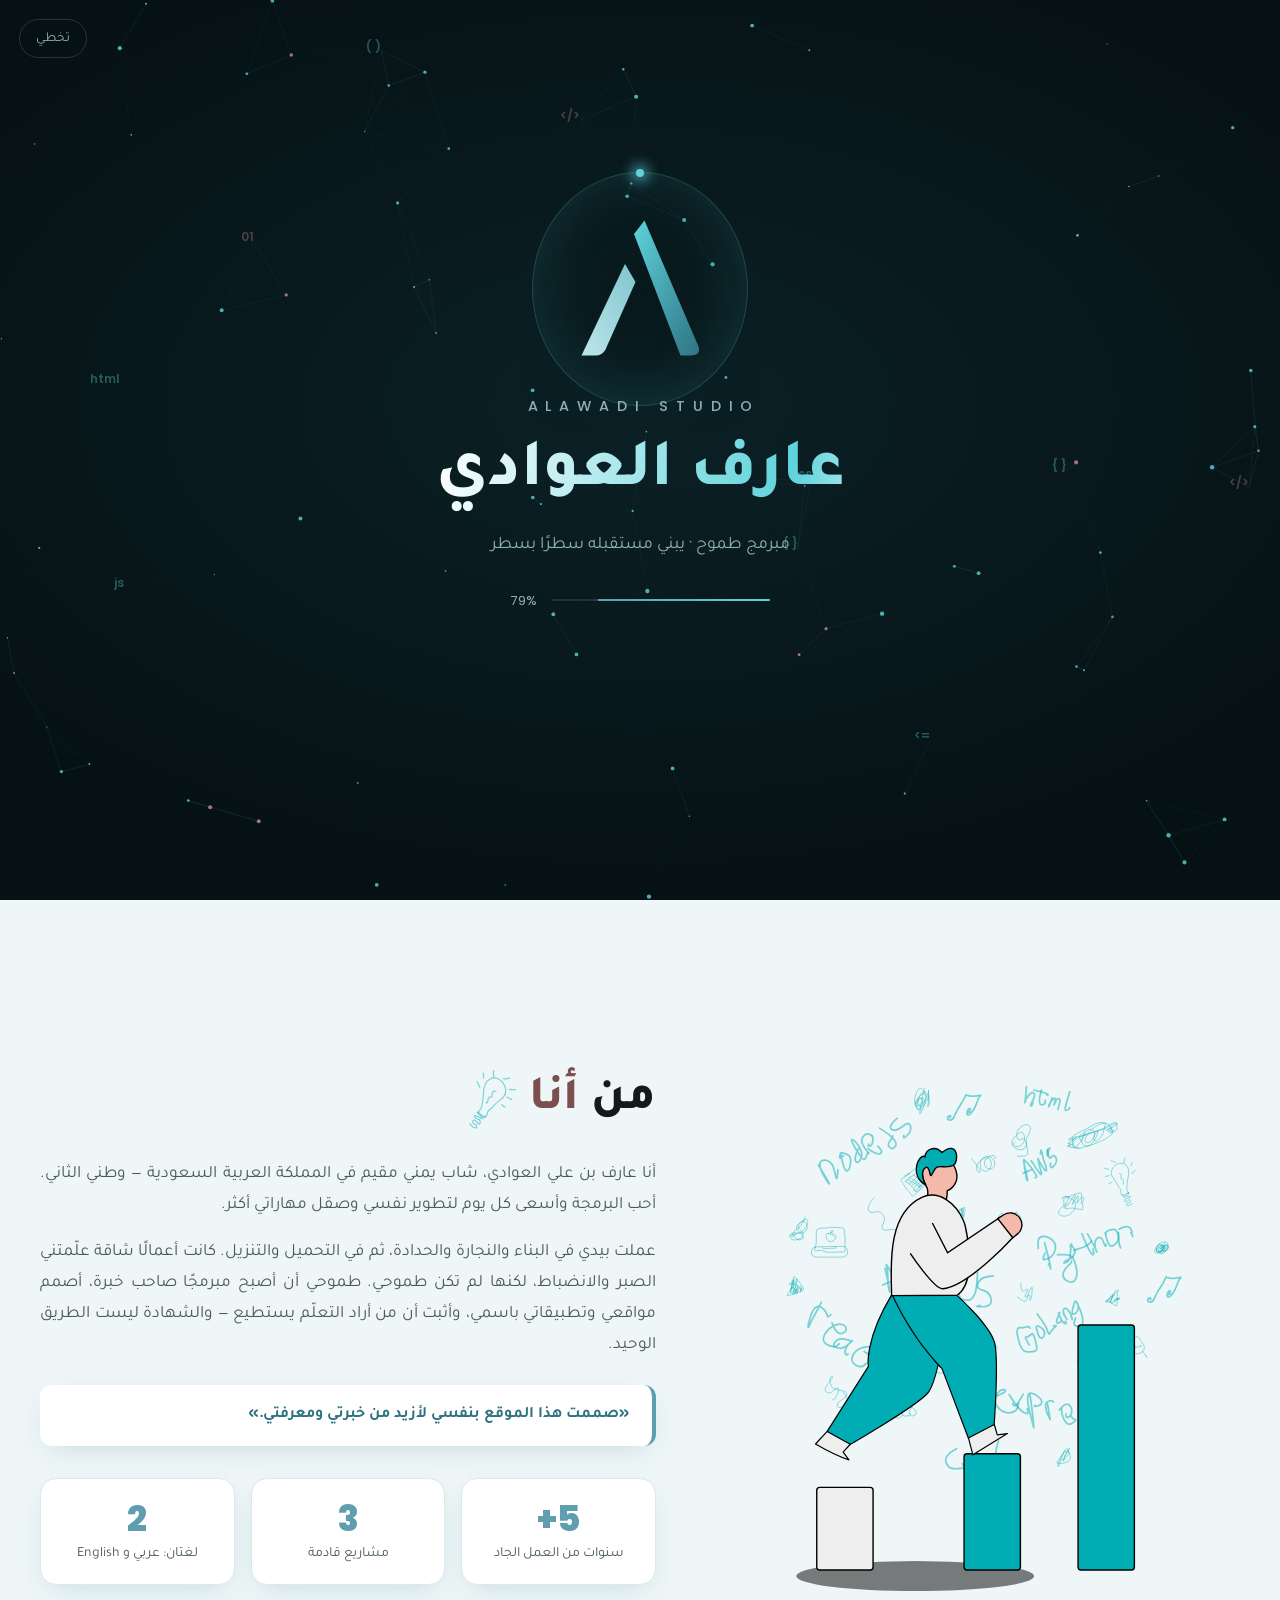
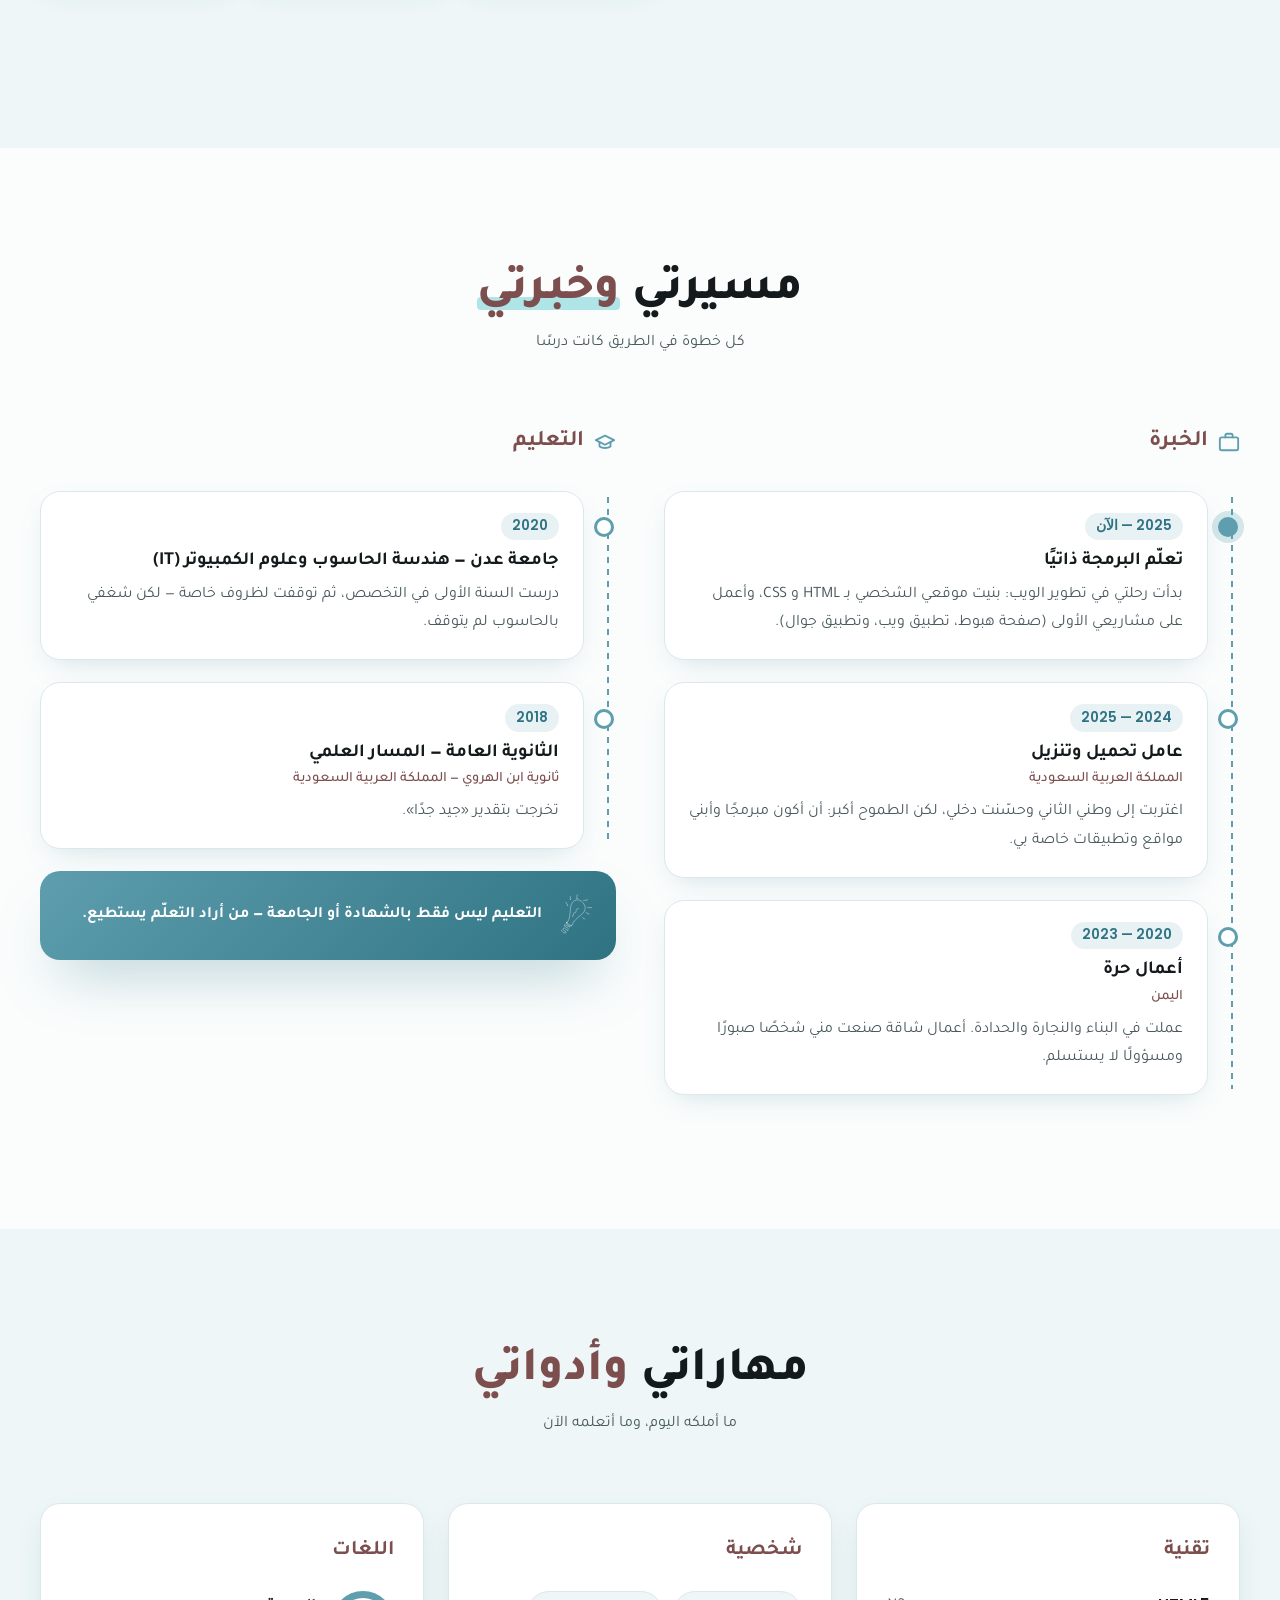
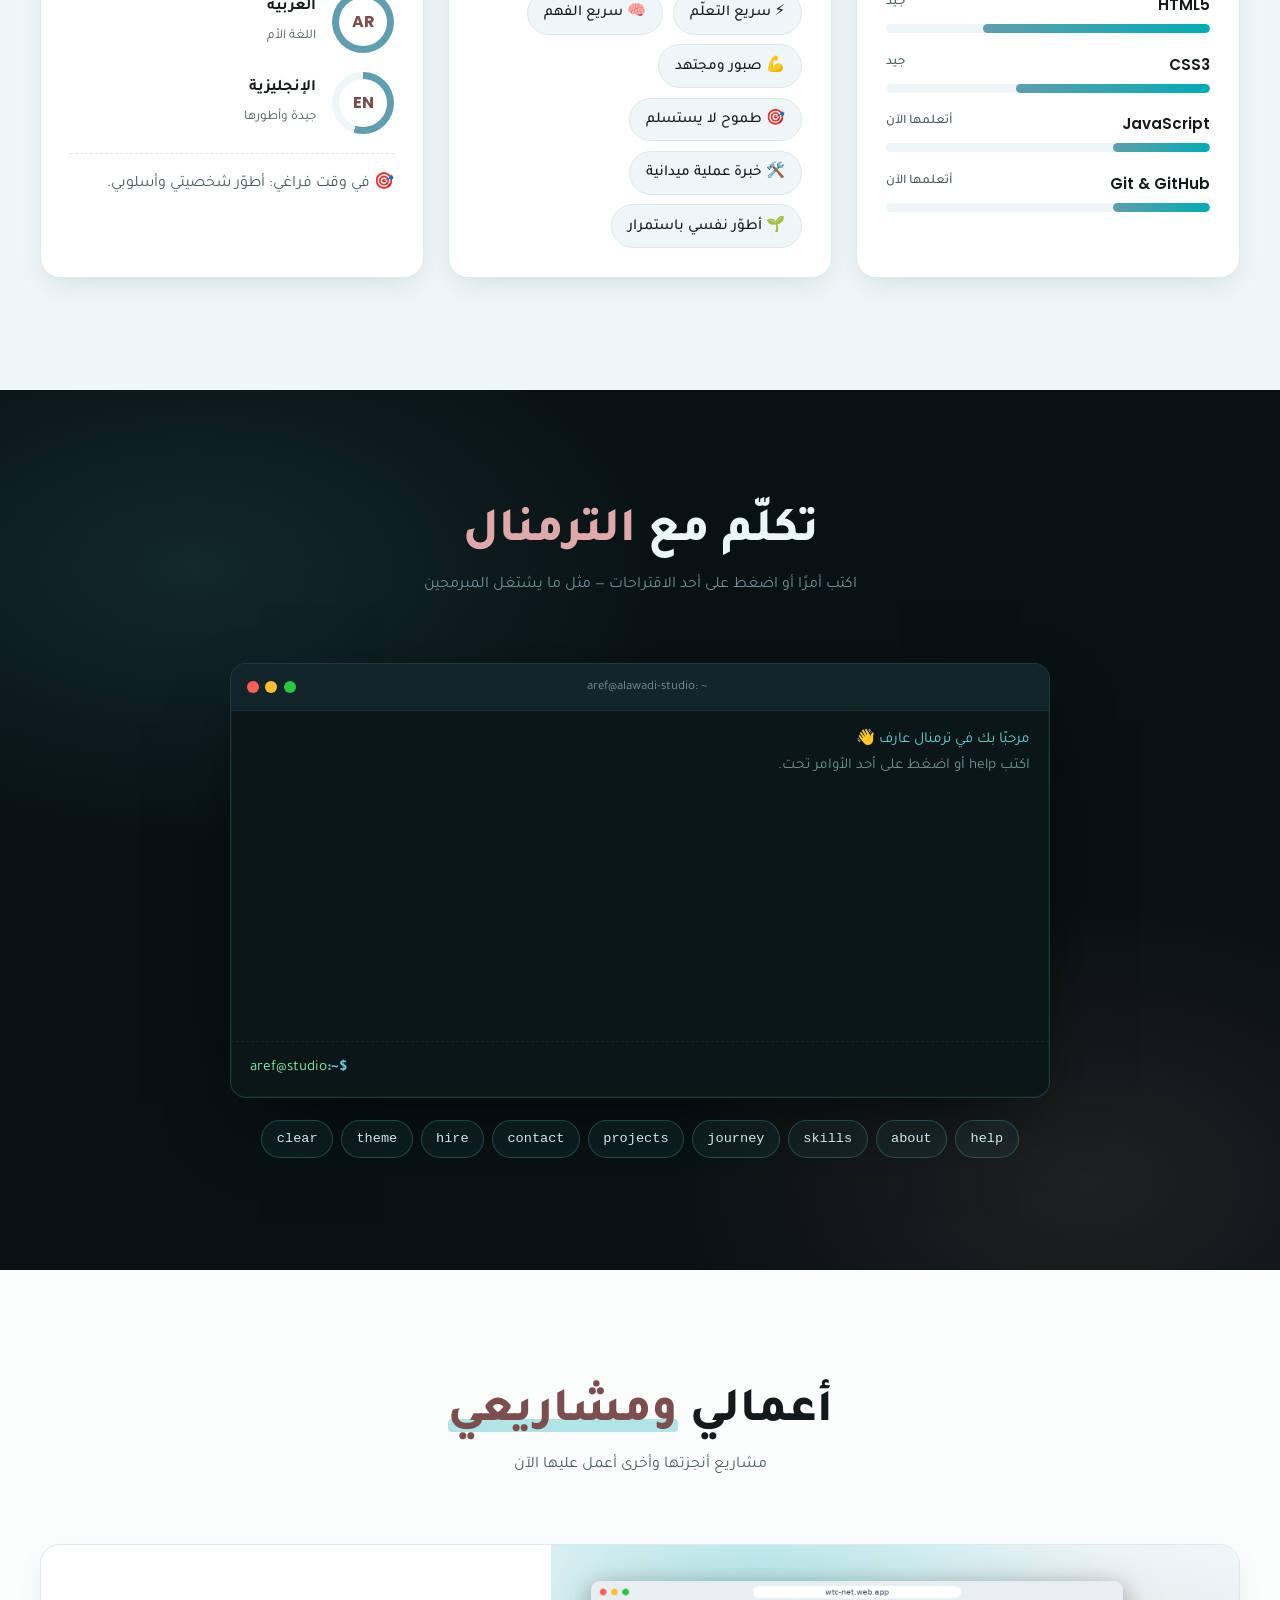
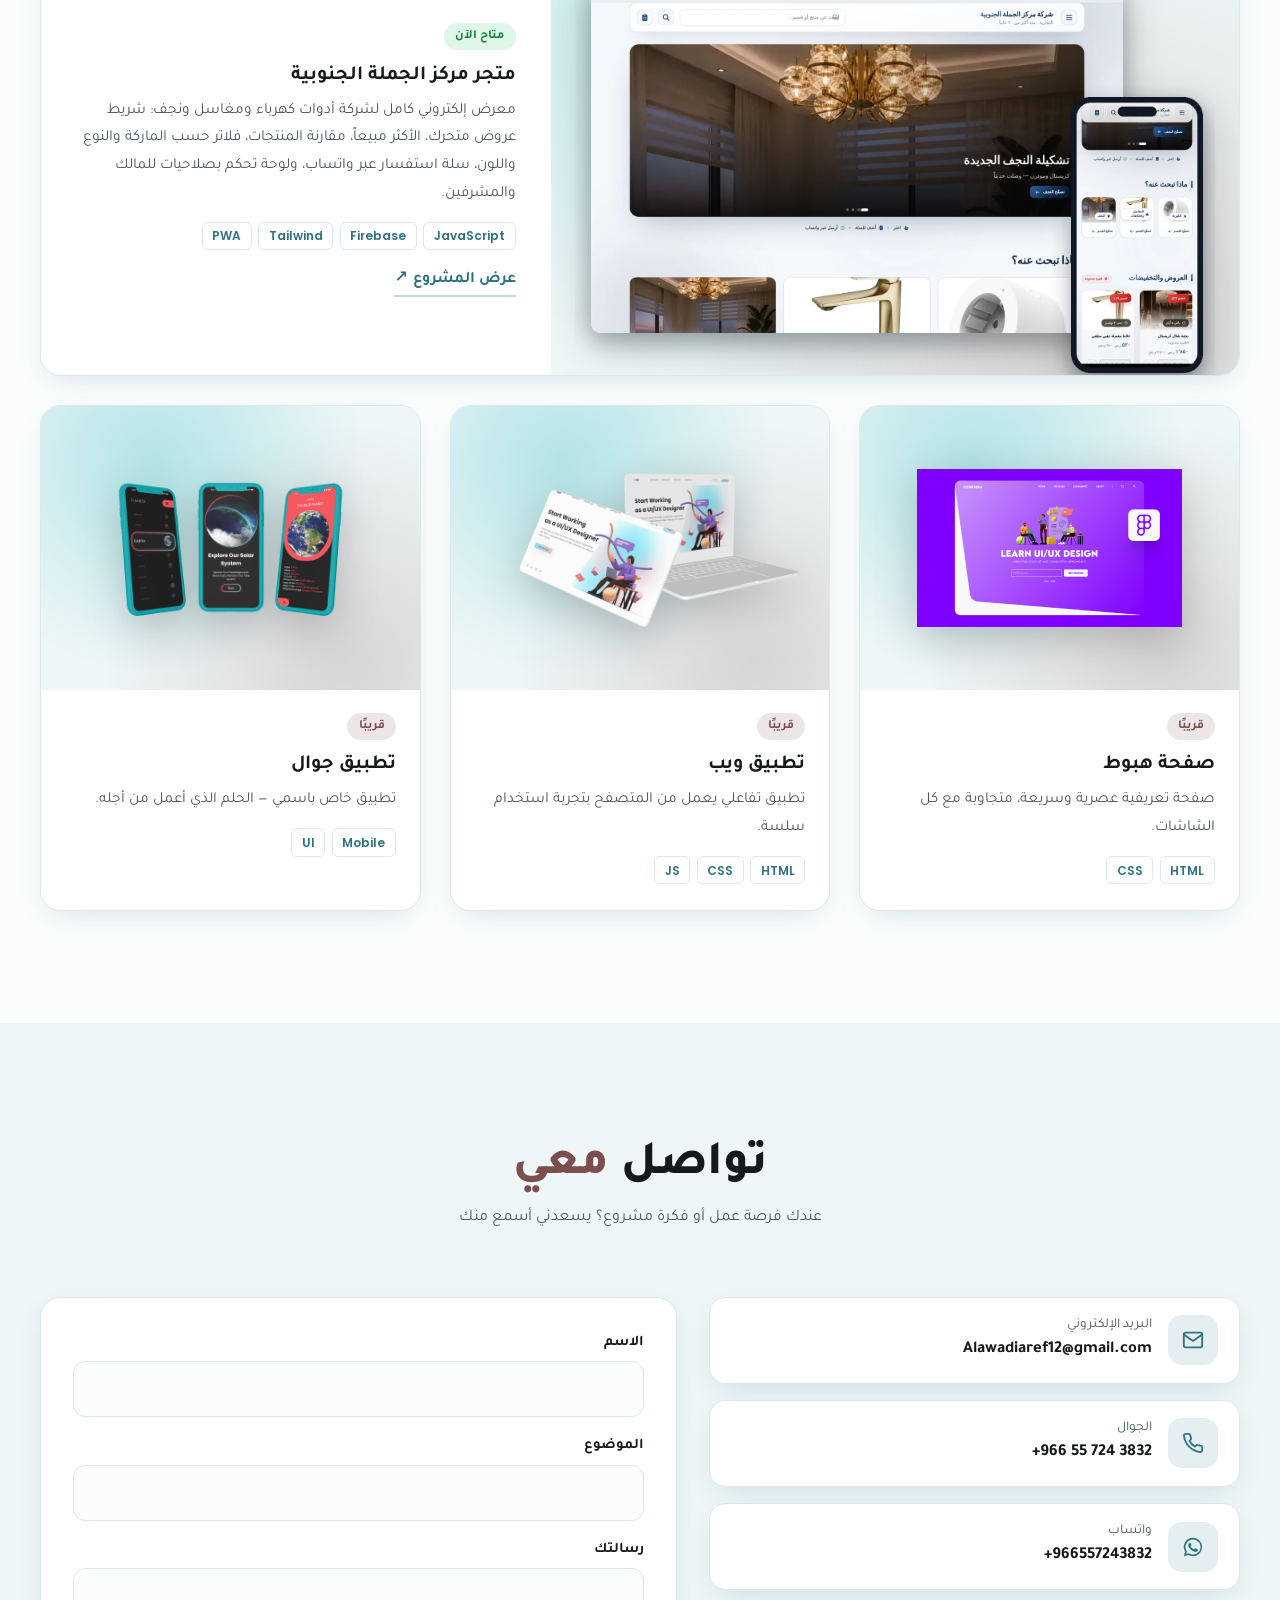
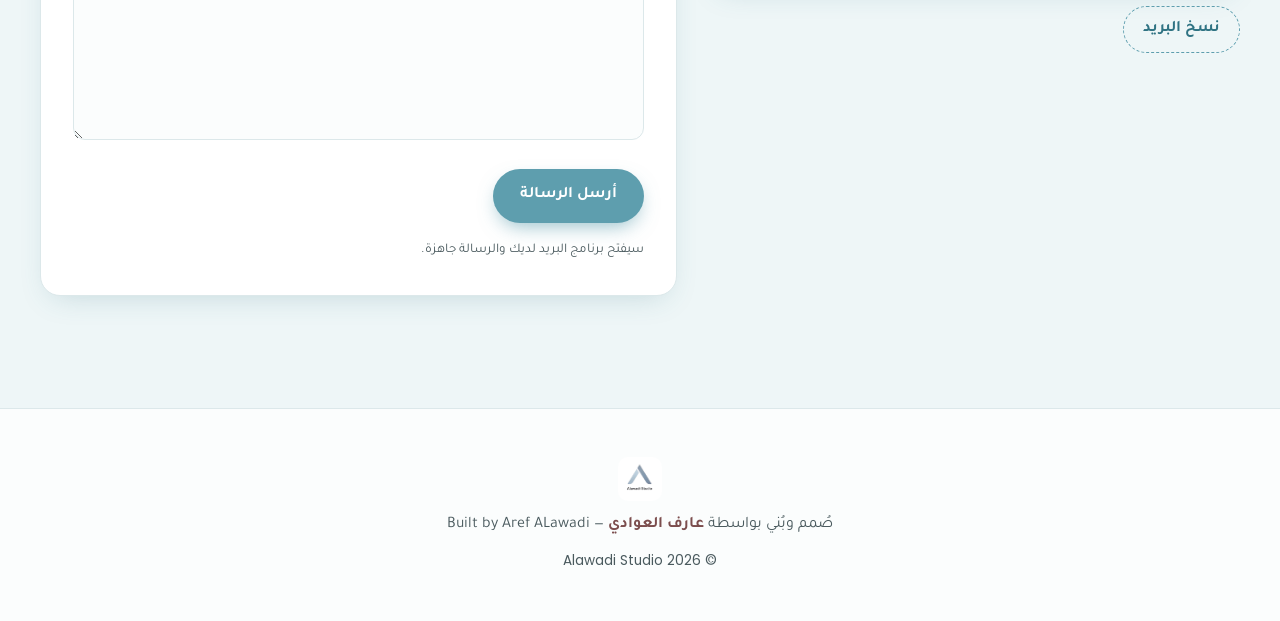
<file: index.html>
<!DOCTYPE html>
<html lang="ar" dir="rtl">
<head>
    <meta charset="UTF-8">
    <meta name="viewport" content="width=device-width, initial-scale=1.0">
    <title>عارف العوادي | Aref ALawadi</title>
    <meta name="description" content="السيرة الذاتية لعارف العوادي — مبرمج طموح يتعلم ويطوّر نفسه كل يوم. Aref ALawadi — aspiring software developer.">
    <meta name="theme-color" content="#5e9eae">
    <meta property="og:title" content="عارف العوادي | Aref ALawadi">
    <meta property="og:description" content="مبرمج طموح — البرمجة لا تحتاج شهادة، تحتاج شغف.">
    <meta property="og:image" content="assets/logo.png">
    <link rel="icon" href="assets/logo.png">
    <link rel="preconnect" href="https://fonts.googleapis.com">
    <link rel="preconnect" href="https://fonts.gstatic.com" crossorigin>
    <link href="https://fonts.googleapis.com/css2?family=Tajawal:wght@400;500;700;800&family=Poppins:wght@400;500;600;700;800&display=swap" rel="stylesheet">
    <link rel="stylesheet" href="styles.css">
    <link rel="stylesheet" href="intro.css">
    <link rel="stylesheet" href="interact.css">
    <script>
        // الانترو يظهر مرة واحدة في كل جلسة، ولا يظهر في وضع المعاينة
        try {
            if (sessionStorage.getItem("introSeen") || location.search.includes("preview")) document.documentElement.classList.add("no-intro");
            else document.documentElement.classList.add("intro-lock");
        } catch (e) { document.documentElement.classList.add("no-intro"); }
        // ألوان الموقع المختارة من لوحة التحكم (من آخر زيارة) حتى لا تومض الألوان الافتراضية
        try {
            var css = localStorage.getItem("themeCSS");
            if (css) { var st = document.createElement("style"); st.id = "themeColors"; st.textContent = css; document.head.appendChild(st); }
        } catch (e) {}
    </script>
</head>
<body>

    <!-- ===== Intro ===== -->
    <div class="intro" id="intro" role="dialog" aria-modal="true" aria-label="Alawadi Studio">
        <canvas class="intro__canvas" id="introCanvas" aria-hidden="true"></canvas>
        <div class="intro__glow" id="introGlow" aria-hidden="true"></div>

        <div class="intro__center">
            <div class="intro__markWrap" id="introMark">
                <svg class="intro__mark" viewBox="0 0 100 100" aria-hidden="true">
                    <defs>
                        <linearGradient id="gLeft" x1="0" y1="1" x2="1" y2="0">
                            <stop offset="0" stop-color="#bfe6ea"/><stop offset="1" stop-color="#7fc4cf"/>
                        </linearGradient>
                        <linearGradient id="gRight" x1="0" y1="0" x2="1" y2="1">
                            <stop offset="0" stop-color="#5ed3db"/><stop offset="1" stop-color="#2f7383"/>
                        </linearGradient>
                    </defs>
                    <path class="bar bar--l" pathLength="1" d="M40 33 L47 45 L27 90 Q25 94 20 94 L11 94 Z" fill="url(#gLeft)"/>
                    <path class="bar bar--r" pathLength="1" d="M46 13 L53 4 L89 88 Q91 94 84 94 L77 94 Z" fill="url(#gRight)"/>
                </svg>
                <span class="intro__ring" aria-hidden="true"></span>
            </div>

            <p class="intro__brand" id="introBrand" dir="ltr">ALAWADI STUDIO</p>
            <h1 class="intro__name" id="introName">عارف العوادي</h1>
            <p class="intro__tag" id="introTag">مبرمج طموح · يبني مستقبله سطرًا بسطر</p>

            <div class="intro__load" id="introLoad" aria-hidden="true">
                <div class="intro__bar"><i id="introBar"></i></div>
                <span class="intro__pct" id="introPct" dir="ltr">0%</span>
            </div>

            <button class="intro__enter" id="introEnter" type="button">
                <span class="intro__enterTxt" id="introEnterTxt">ادخل الموقع</span>
                <svg viewBox="0 0 24 24" width="18" height="18" fill="none" stroke="currentColor" stroke-width="2.2" stroke-linecap="round" stroke-linejoin="round" aria-hidden="true"><path d="M5 12h14M13 6l6 6-6 6"/></svg>
            </button>
            <p class="intro__hint" id="introHint">حرّك الماوس أو المس الشاشة ✦</p>
        </div>

        <button class="intro__skip" id="introSkip" type="button">تخطي</button>
        <div class="intro__panels" aria-hidden="true"><i></i><i></i></div>
    </div>

    <div class="progress" aria-hidden="true"></div>

    <!-- ===== Header ===== -->
    <header class="header">
        <div class="container header__inner">
            <a href="#home" class="logo" id="logo" aria-label="Alawadi Studio">
                <img src="assets/logo.png" alt="Alawadi Studio" width="56" height="56">
                <span class="logo__text">Alawadi <b>Studio</b></span>
            </a>

            <nav class="nav" id="nav">
                <ul>
                    <li><a href="#aboutMe" data-i18n="nav.about">من أنا</a></li>
                    <li><a href="#journey" data-i18n="nav.journey">مسيرتي</a></li>
                    <li><a href="#skills" data-i18n="nav.skills">مهاراتي</a></li>
                    <li id="navCerts" hidden><a href="#certs" data-i18n="nav.certs">شهاداتي</a></li>
                    <li><a href="#terminal" data-i18n="nav.term">جرّبني</a></li>
                    <li><a href="#myWorks" data-i18n="nav.works">أعمالي</a></li>
                    <li><a href="#contactMe" data-i18n="nav.contact">تواصل معي</a></li>
                </ul>
            </nav>

            <div class="header__tools">
                <button class="tool-btn" id="langToggle" aria-label="Switch language">EN</button>
                <button class="tool-btn" id="themeToggle" aria-label="Toggle dark mode">
                    <svg class="icon-moon" viewBox="0 0 24 24" width="18" height="18"><path fill="currentColor" d="M21 12.8A9 9 0 1 1 11.2 3a7 7 0 0 0 9.8 9.8z"/></svg>
                    <svg class="icon-sun" viewBox="0 0 24 24" width="18" height="18"><circle cx="12" cy="12" r="5" fill="currentColor"/><g stroke="currentColor" stroke-width="2" stroke-linecap="round"><path d="M12 1v2M12 21v2M4.2 4.2l1.4 1.4M18.4 18.4l1.4 1.4M1 12h2M21 12h2M4.2 19.8l1.4-1.4M18.4 5.6l1.4-1.4"/></g></svg>
                </button>
                <button class="tool-btn menu-btn" id="menuToggle" aria-label="Menu" aria-expanded="false">
                    <span></span><span></span><span></span>
                </button>
            </div>
        </div>
    </header>

    <main>
        <!-- ===== Hero ===== -->
        <section class="hero" id="home">
            <div class="doodles" aria-hidden="true">
                <span>&lt;/&gt;</span><span>{ }</span><span>html</span><span>css</span><span>JS</span><span>git</span>
            </div>
            <div class="container hero__inner">
                <div class="hero__text reveal">
                    <p class="hello" data-i18n="hero.hello">السلام عليكم 👋</p>
                    <h1 class="name"><span data-i18n="hero.im">أنا</span> <span class="name__hl" data-i18n="hero.name">عارف العوادي</span></h1>
                    <h2 class="title"><span id="typed"></span><span class="caret">|</span></h2>
                    <p class="hero__lead" data-i18n="hero.lead">مبرمج طموح بدأ من الصفر، يبني مستقبله سطرًا بسطر — لأن البرمجة لا تحتاج شهادة، تحتاج شغف وإصرار.</p>
                    <div class="heroBtns">
                        <a class="btn btn--primary" href="#contactMe" data-i18n="hero.hire">وظّفني</a>
                        <a class="btn btn--ghost" href="assets/Aref-Alawadi-CV.pdf" download>
                            <span data-i18n="hero.cv">تحميل السيرة الذاتية</span>
                            <svg viewBox="0 0 24 24" width="18" height="18" fill="none" stroke="currentColor" stroke-width="2" stroke-linecap="round" stroke-linejoin="round"><path d="M21 15v4a2 2 0 0 1-2 2H5a2 2 0 0 1-2-2v-4M7 10l5 5 5-5M12 15V3"/></svg>
                        </a>
                    </div>
                    <ul class="hero__meta">
                        <li><span class="dot"></span><span data-i18n="hero.loc">المملكة العربية السعودية</span></li>
                        <li><span class="dot dot--live"></span><span data-i18n="hero.open">متاح للعمل والتعلّم</span></li>
                    </ul>
                </div>
                <div class="hero__art reveal">
                    <div class="blob" aria-hidden="true"></div>
                    <img src="assets/svg/Hero.svg" alt="" class="heroImg" width="548" height="656">
                </div>
            </div>
            <a href="#aboutMe" class="scroll-hint" aria-label="Scroll down"><span></span></a>
        </section>

        <!-- ===== About ===== -->
        <section class="section aboutMe" id="aboutMe">
            <div class="container aboutMe__inner">
                <div class="aboutMe__art reveal">
                    <img src="assets/svg/AboutMe.svg" alt="" class="aboutMeImg" width="514" height="624" loading="lazy">
                </div>
                <div class="textContainer reveal">
                    <div class="textTitle">
                        <h2><span class="t1" data-i18n="about.t1">من</span> <span class="t2" data-i18n="about.t2">أنا</span></h2>
                        <img src="assets/svg/lightbulb.svg" alt="" class="light" width="60" height="77">
                    </div>
                    <p class="aboutMePar" data-i18n="about.p1">أنا عارف بن علي العوادي، شاب يمني مقيم في المملكة العربية السعودية — وطني الثاني. أحب البرمجة وأسعى كل يوم لتطوير نفسي وصقل مهاراتي أكثر.</p>
                    <p class="aboutMePar" data-i18n="about.p2">عملت بيدي في البناء والنجارة والحدادة، ثم في التحميل والتنزيل. كانت أعمالًا شاقة علّمتني الصبر والانضباط، لكنها لم تكن طموحي. طموحي أن أصبح مبرمجًا صاحب خبرة، أصمم مواقعي وتطبيقاتي باسمي، وأثبت أن من أراد التعلّم يستطيع — والشهادة ليست الطريق الوحيد.</p>
                    <blockquote class="quote" data-i18n="about.quote">«صممت هذا الموقع بنفسي لأزيد من خبرتي ومعرفتي.»</blockquote>

                    <div class="stats">
                        <div class="stat"><b data-count="5">5</b><span>+</span><small data-i18n="stats.years">سنوات من العمل الجاد</small></div>
                        <div class="stat"><b data-count="3">3</b><small data-i18n="stats.projects">مشاريع قادمة</small></div>
                        <div class="stat"><b data-count="2">2</b><small data-i18n="stats.langs">لغتان: عربي و English</small></div>
                    </div>
                </div>
            </div>
        </section>

        <!-- ===== Journey ===== -->
        <section class="section journey" id="journey">
            <div class="container">
                <div class="sectionTitle reveal">
                    <h2><span class="t1" data-i18n="journey.t1">مسيرتي</span> <span class="t2" data-i18n="journey.t2">وخبرتي</span></h2>
                    <p class="sub" data-i18n="journey.sub">كل خطوة في الطريق كانت درسًا</p>
                </div>

                <div class="timelines">
                    <div class="timeline-col reveal">
                        <h3 class="col-title">
                            <svg viewBox="0 0 24 24" width="22" height="22" fill="none" stroke="currentColor" stroke-width="2" stroke-linecap="round" stroke-linejoin="round"><rect x="2" y="7" width="20" height="14" rx="2"/><path d="M16 7V5a2 2 0 0 0-2-2h-4a2 2 0 0 0-2 2v2"/></svg>
                            <span data-i18n="journey.exp">الخبرة</span>
                        </h3>
                        <ol class="timeline">
                            <li class="tl-item tl-item--now">
                                <span class="tl-date">2025 — <span data-i18n="journey.now">الآن</span></span>
                                <h4 data-i18n="journey.e0.t">تعلّم البرمجة ذاتيًا</h4>
                                <p data-i18n="journey.e0.d">بدأت رحلتي في تطوير الويب: بنيت موقعي الشخصي بـ HTML و CSS، وأعمل على مشاريعي الأولى (صفحة هبوط، تطبيق ويب، وتطبيق جوال).</p>
                            </li>
                            <li class="tl-item">
                                <span class="tl-date">2024 — 2025</span>
                                <h4 data-i18n="journey.e1.t">عامل تحميل وتنزيل</h4>
                                <p class="tl-place" data-i18n="journey.e1.p">المملكة العربية السعودية</p>
                                <p data-i18n="journey.e1.d">اغتربت إلى وطني الثاني وحسّنت دخلي، لكن الطموح أكبر: أن أكون مبرمجًا وأبني مواقع وتطبيقات خاصة بي.</p>
                            </li>
                            <li class="tl-item">
                                <span class="tl-date">2020 — 2023</span>
                                <h4 data-i18n="journey.e2.t">أعمال حرة</h4>
                                <p class="tl-place" data-i18n="journey.e2.p">اليمن</p>
                                <p data-i18n="journey.e2.d">عملت في البناء والنجارة والحدادة. أعمال شاقة صنعت مني شخصًا صبورًا ومسؤولًا لا يستسلم.</p>
                            </li>
                        </ol>
                    </div>

                    <div class="timeline-col reveal">
                        <h3 class="col-title">
                            <svg viewBox="0 0 24 24" width="22" height="22" fill="none" stroke="currentColor" stroke-width="2" stroke-linecap="round" stroke-linejoin="round"><path d="M22 10 12 5 2 10l10 5 10-5z"/><path d="M6 12v5c3 2 9 2 12 0v-5"/></svg>
                            <span data-i18n="journey.edu">التعليم</span>
                        </h3>
                        <ol class="timeline">
                            <li class="tl-item">
                                <span class="tl-date">2020</span>
                                <h4 data-i18n="journey.d1.t">جامعة عدن — هندسة الحاسوب وعلوم الكمبيوتر (IT)</h4>
                                <p data-i18n="journey.d1.d">درست السنة الأولى في التخصص، ثم توقفت لظروف خاصة — لكن شغفي بالحاسوب لم يتوقف.</p>
                            </li>
                            <li class="tl-item">
                                <span class="tl-date">2018</span>
                                <h4 data-i18n="journey.d2.t">الثانوية العامة — المسار العلمي</h4>
                                <p class="tl-place" data-i18n="journey.d2.p">ثانوية ابن الهروي — المملكة العربية السعودية</p>
                                <p data-i18n="journey.d2.d">تخرجت بتقدير «جيد جدًا».</p>
                            </li>
                        </ol>

                        <div class="belief">
                            <img src="assets/svg/lightbulb.svg" alt="" width="40" height="51">
                            <p data-i18n="journey.belief">التعليم ليس فقط بالشهادة أو الجامعة — من أراد التعلّم يستطيع.</p>
                        </div>
                    </div>
                </div>
            </div>
        </section>

        <!-- ===== Skills ===== -->
        <section class="section skills" id="skills">
            <div class="container">
                <div class="sectionTitle reveal">
                    <h2><span class="t1" data-i18n="skills.t1">مهاراتي</span> <span class="t2" data-i18n="skills.t2">وأدواتي</span></h2>
                    <p class="sub" data-i18n="skills.sub">ما أملكه اليوم، وما أتعلمه الآن</p>
                </div>

                <div class="skills__grid">
                    <div class="card reveal">
                        <h3 data-i18n="skills.tech">تقنية</h3>
                        <ul class="bars">
                            <li><div class="bar-head"><span>HTML5</span><span class="lvl" data-i18n="lvl.good">جيد</span></div><div class="bar"><i data-skill="html" style="--w:70%"></i></div></li>
                            <li><div class="bar-head"><span>CSS3</span><span class="lvl" data-i18n="lvl.good">جيد</span></div><div class="bar"><i data-skill="css" style="--w:60%"></i></div></li>
                            <li><div class="bar-head"><span>JavaScript</span><span class="lvl" data-i18n="lvl.learning">أتعلمها الآن</span></div><div class="bar"><i data-skill="js" style="--w:30%"></i></div></li>
                            <li><div class="bar-head"><span>Git &amp; GitHub</span><span class="lvl" data-i18n="lvl.learning">أتعلمها الآن</span></div><div class="bar"><i data-skill="git" style="--w:30%"></i></div></li>
                        </ul>
                    </div>

                    <div class="card reveal">
                        <h3 data-i18n="skills.personal">شخصية</h3>
                        <ul class="chips">
                            <li data-i18n="skills.s1">⚡ سريع التعلّم</li>
                            <li data-i18n="skills.s2">🧠 سريع الفهم</li>
                            <li data-i18n="skills.s3">💪 صبور ومجتهد</li>
                            <li data-i18n="skills.s4">🎯 طموح لا يستسلم</li>
                            <li data-i18n="skills.s5">🛠️ خبرة عملية ميدانية</li>
                            <li data-i18n="skills.s6">🌱 أطوّر نفسي باستمرار</li>
                        </ul>
                    </div>

                    <div class="card reveal">
                        <h3 data-i18n="skills.languages">اللغات</h3>
                        <ul class="langs">
                            <li>
                                <div class="ring" style="--p:100"><span>AR</span></div>
                                <div><b data-i18n="lang.ar">العربية</b><small data-i18n="lang.native">اللغة الأم</small></div>
                            </li>
                            <li>
                                <div class="ring" style="--p:55"><span>EN</span></div>
                                <div><b data-i18n="lang.en">الإنجليزية</b><small data-i18n="lang.mid">جيدة وأطورها</small></div>
                            </li>
                        </ul>
                        <p class="hobby" data-i18n="skills.hobby">🎯 في وقت فراغي: أطوّر شخصيتي وأسلوبي.</p>
                    </div>
                </div>
            </div>
        </section>

        <!-- ===== Certificates & courses (managed from the admin panel) ===== -->
        <section class="section certs" id="certs" hidden>
            <div class="container">
                <div class="sectionTitle reveal">
                    <h2><span class="t1" data-i18n="certs.t1">شهاداتي</span> <span class="t2" data-i18n="certs.t2">ودوراتي</span></h2>
                    <p class="sub" data-i18n="certs.sub">كل دورة خطوة جديدة في طريق البرمجة</p>
                </div>
                <div class="certs__filters" role="tablist">
                    <button type="button" class="active" data-filter="all" data-i18n="certs.all">الكل</button>
                    <button type="button" data-filter="cert" data-i18n="certs.cert">الشهادات</button>
                    <button type="button" data-filter="course" data-i18n="certs.course">الدورات</button>
                </div>
                <ul class="certs__grid" id="certsGrid"></ul>
                <span hidden data-i18n="certs.view">عرض الشهادة</span>
                <span hidden data-i18n="certs.typeCert">شهادة</span>
                <span hidden data-i18n="certs.typeCourse">دورة</span>
            </div>
        </section>

        <!-- ===== Interactive terminal ===== -->
        <section class="section term-sec" id="terminal">
            <div class="container">
                <div class="sectionTitle reveal">
                    <h2><span class="t1" data-i18n="term.t1">تكلّم مع</span> <span class="t2" data-i18n="term.t2">الترمنال</span></h2>
                    <p class="sub" data-i18n="term.sub">اكتب أمرًا أو اضغط على أحد الاقتراحات — مثل ما يشتغل المبرمجين</p>
                </div>

                <div class="term reveal" id="term" dir="ltr">
                    <div class="term__bar">
                        <span class="term__dots"><i></i><i></i><i></i></span>
                        <span class="term__title">aref@alawadi-studio: ~</span>
                    </div>
                    <div class="term__body" id="termBody" aria-live="polite"></div>
                    <form class="term__input" id="termForm" autocomplete="off">
                        <span class="term__prompt">aref@studio<b>:~$</b></span>
                        <input id="termInput" type="text" spellcheck="false" autocapitalize="off" aria-label="Terminal command">
                    </form>
                </div>
                <div class="term__chips" id="termChips"></div>
            </div>
        </section>

        <!-- ===== Works ===== -->
        <section class="section Works" id="myWorks">
            <div class="container">
                <div class="sectionTitle reveal">
                    <h2><span class="t1" data-i18n="works.t1">أعمالي</span> <span class="t2" data-i18n="works.t2">ومشاريعي</span></h2>
                    <p class="sub" data-i18n="works.sub">مشاريع أنجزتها وأخرى أعمل عليها الآن</p>
                </div>

                <ul class="works__grid">
                    <li class="work work--featured reveal" data-project="w4">
                        <div class="work__img"><img src="assets/imgs/wtc-store.webp" alt="WTC Store — wtc-net.web.app" loading="lazy" width="1600" height="1040"></div>
                        <div class="work__body">
                            <span class="badge badge--live" data-i18n="works.live">متاح الآن</span>
                            <h3 data-i18n="works.w4.t">متجر مركز الجملة الجنوبية</h3>
                            <p data-i18n="works.w4.d">معرض إلكتروني كامل لشركة أدوات كهرباء ومغاسل ونجف: شريط عروض متحرك، الأكثر مبيعاً، مقارنة المنتجات، فلاتر حسب الماركة والنوع واللون، سلة استفسار عبر واتساب، ولوحة تحكم بصلاحيات للمالك والمشرفين.</p>
                            <div class="tags"><span>JavaScript</span><span>Firebase</span><span>Tailwind</span><span>PWA</span></div>
                            <a class="work__link" href="https://wtc-net.web.app" target="_blank" rel="noopener"><span data-i18n="works.view">عرض المشروع</span> ↗</a>
                        </div>
                    </li>
                    <li class="work reveal" data-project="w1">
                        <div class="work__img"><img src="assets/imgs/landingPage.png" alt="Landing Page"></div>
                        <div class="work__body">
                            <span class="badge" data-i18n="works.soon">قريبًا</span>
                            <h3 data-i18n="works.w1.t">صفحة هبوط</h3>
                            <p data-i18n="works.w1.d">صفحة تعريفية عصرية وسريعة، متجاوبة مع كل الشاشات.</p>
                            <div class="tags"><span>HTML</span><span>CSS</span></div>
                            <a class="work__link" href="#" target="_blank" rel="noopener" hidden><span data-i18n="works.view">عرض المشروع</span> ↗</a>
                        </div>
                    </li>
                    <li class="work reveal" data-project="w2">
                        <div class="work__img"><img src="assets/imgs/webApp.png" alt="Web App"></div>
                        <div class="work__body">
                            <span class="badge" data-i18n="works.soon">قريبًا</span>
                            <h3 data-i18n="works.w2.t">تطبيق ويب</h3>
                            <p data-i18n="works.w2.d">تطبيق تفاعلي يعمل من المتصفح بتجربة استخدام سلسة.</p>
                            <div class="tags"><span>HTML</span><span>CSS</span><span>JS</span></div>
                            <a class="work__link" href="#" target="_blank" rel="noopener" hidden><span data-i18n="works.view">عرض المشروع</span> ↗</a>
                        </div>
                    </li>
                    <li class="work reveal" data-project="w3">
                        <div class="work__img"><img src="assets/imgs/app.png" alt="Mobile App"></div>
                        <div class="work__body">
                            <span class="badge" data-i18n="works.soon">قريبًا</span>
                            <h3 data-i18n="works.w3.t">تطبيق جوال</h3>
                            <p data-i18n="works.w3.d">تطبيق خاص باسمي — الحلم الذي أعمل من أجله.</p>
                            <div class="tags"><span>Mobile</span><span>UI</span></div>
                            <a class="work__link" href="#" target="_blank" rel="noopener" hidden><span data-i18n="works.view">عرض المشروع</span> ↗</a>
                        </div>
                    </li>
                </ul>
            </div>
        </section>

        <!-- ===== Contact ===== -->
        <section class="section contactContainer" id="contactMe">
            <div class="container">
                <div class="sectionTitle reveal">
                    <h2><span class="t1" data-i18n="contact.t1">تواصل</span> <span class="t2" data-i18n="contact.t2">معي</span></h2>
                    <p class="sub" data-i18n="contact.sub">عندك فرصة عمل أو فكرة مشروع؟ يسعدني أسمع منك</p>
                </div>

                <div class="contact reveal">
                    <div class="contact__cards">
                        <a class="cCard" id="cEmail" href="mailto:Alawadiaref12@gmail.com">
                            <span class="cCard__ico"><img src="assets/svg/Email.svg" alt="" width="28" height="21"></span>
                            <span><small data-i18n="contact.email">البريد الإلكتروني</small><b dir="ltr" class="val">Alawadiaref12@gmail.com</b></span>
                        </a>
                        <a class="cCard" id="cPhone" href="tel:+966557243832">
                            <span class="cCard__ico"><img src="assets/svg/phone.svg" alt="" width="22" height="22"></span>
                            <span><small data-i18n="contact.phone">الجوال</small><b dir="ltr" class="val">+966 55 724 3832</b></span>
                        </a>
                        <a class="cCard" id="cWhats" href="https://wa.me/966557243832" target="_blank" rel="noopener">
                            <span class="cCard__ico"><svg viewBox="0 0 24 24" width="22" height="22" fill="currentColor"><path d="M12 2a10 10 0 0 0-8.6 15.1L2 22l5-1.3A10 10 0 1 0 12 2zm0 18.2a8.2 8.2 0 0 1-4.2-1.2l-.3-.2-3 .8.8-2.9-.2-.3A8.2 8.2 0 1 1 12 20.2zm4.5-6.1c-.2-.1-1.5-.7-1.7-.8-.2-.1-.4-.1-.6.1l-.8 1c-.1.2-.3.2-.5.1a6.7 6.7 0 0 1-3.3-2.9c-.3-.4.2-.4.7-1.4.1-.2 0-.3 0-.4l-.8-1.8c-.2-.5-.4-.4-.6-.4h-.5a1 1 0 0 0-.7.3 3 3 0 0 0-.9 2.2 5.1 5.1 0 0 0 1.1 2.7 11.6 11.6 0 0 0 4.4 3.9c1.6.7 2.3.8 3.1.6.5-.1 1.5-.6 1.7-1.2.2-.6.2-1.1.2-1.2-.1-.1-.3-.2-.5-.3z"/></svg></span>
                            <span><small data-i18n="contact.wa">واتساب</small><b data-i18n="contact.waCta">راسلني مباشرة</b></span>
                        </a>
                        <button class="copy-btn" id="copyEmail" type="button" data-i18n="contact.copy">نسخ البريد</button>
                    </div>

                    <form class="form" id="contactForm">
                        <label>
                            <span data-i18n="form.name">الاسم</span>
                            <input type="text" name="name" required>
                        </label>
                        <label>
                            <span data-i18n="form.subject">الموضوع</span>
                            <input type="text" name="subject" required>
                        </label>
                        <label>
                            <span data-i18n="form.msg">رسالتك</span>
                            <textarea name="message" rows="5" required></textarea>
                        </label>
                        <button class="btn btn--primary" type="submit" data-i18n="form.send">أرسل الرسالة</button>
                        <small class="form__note" data-i18n="form.note">سيفتح برنامج البريد لديك والرسالة جاهزة.</small>
                    </form>
                </div>
            </div>
        </section>
    </main>

    <footer class="footer">
        <div class="container footer__inner">
            <img src="assets/logo.png" alt="Alawadi Studio" width="44" height="44">
            <p><span data-i18n="footer.built">صُمم وبُني بواسطة</span> <b data-i18n="hero.name">عارف العوادي</b> — Built by Aref ALawadi</p>
            <p class="copy">© <span id="year"></span> Alawadi Studio</p>
        </div>
    </footer>

    <button class="toTop" id="toTop" aria-label="Back to top">
        <svg viewBox="0 0 24 24" width="20" height="20" fill="none" stroke="currentColor" stroke-width="2.5" stroke-linecap="round" stroke-linejoin="round"><path d="M18 15l-6-6-6 6"/></svg>
    </button>
    <div class="toast" id="toast" role="status" aria-live="polite"></div>

    <script src="i18n-en.js"></script>
    <script src="site-data.js"></script>
    <script src="script.js"></script>
    <script src="intro.js"></script>
    <script src="interact.js"></script>
</body>
</html>
</file>
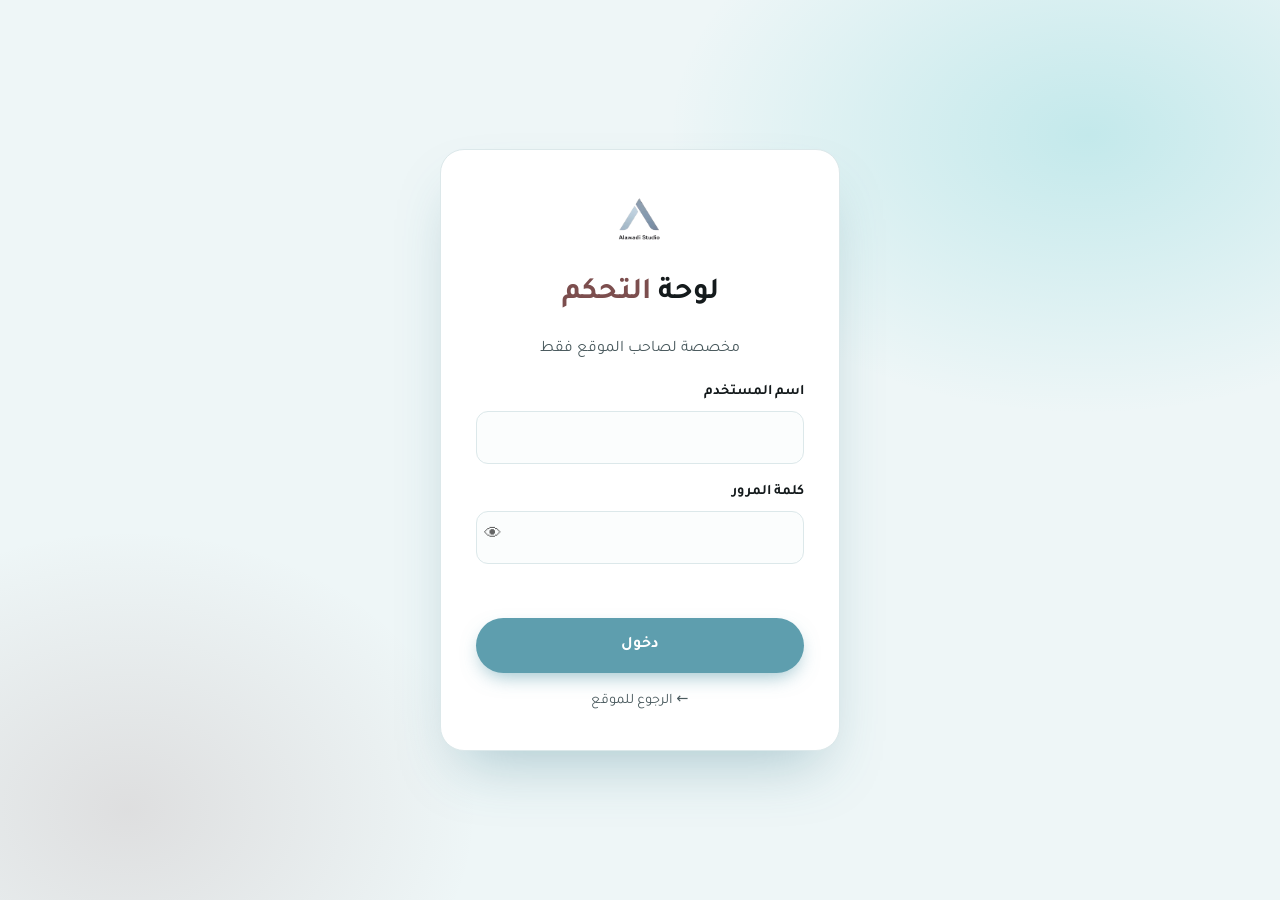
<file: admin.html>
<!DOCTYPE html>
<html lang="ar" dir="rtl">
<head>
    <meta charset="UTF-8">
    <meta name="viewport" content="width=device-width, initial-scale=1.0">
    <meta name="robots" content="noindex, nofollow">
    <title>لوحة التحكم | Alawadi Studio</title>
    <link rel="icon" href="assets/logo.png">
    <link rel="preconnect" href="https://fonts.googleapis.com">
    <link rel="preconnect" href="https://fonts.gstatic.com" crossorigin>
    <link href="https://fonts.googleapis.com/css2?family=Tajawal:wght@400;500;700;800&family=Poppins:wght@400;500;600;700&display=swap" rel="stylesheet">
    <link rel="stylesheet" href="styles.css">
    <link rel="stylesheet" href="admin.css">
</head>
<body class="admin">

    <!-- ===== Login ===== -->
    <section class="login" id="loginView">
        <form class="login__card" id="loginForm" autocomplete="off">
            <img src="assets/logo.png" alt="Alawadi Studio" width="72" height="72">
            <h1><span class="t1">لوحة</span> <span class="t2">التحكم</span></h1>
            <p class="sub">مخصصة لصاحب الموقع فقط</p>
            <label>
                <span>اسم المستخدم</span>
                <input type="text" name="user" required autocomplete="username" dir="ltr">
            </label>
            <label>
                <span>كلمة المرور</span>
                <div class="pass">
                    <input type="password" name="pass" required autocomplete="current-password" dir="ltr">
                    <button type="button" class="pass__eye" id="togglePass" aria-label="إظهار كلمة المرور">👁</button>
                </div>
            </label>
            <p class="login__err" id="loginErr" role="alert"></p>
            <button class="btn btn--primary" type="submit" id="loginBtn">دخول</button>
            <a class="back" href="index.html">← الرجوع للموقع</a>
        </form>
    </section>

    <!-- ===== Dashboard ===== -->
    <div class="dash" id="dashView" hidden>
        <aside class="side">
            <a class="side__logo" href="index.html" target="_blank" rel="noopener">
                <img src="assets/logo.png" alt="" width="40" height="40">
                <span>Alawadi <b>Admin</b></span>
            </a>
            <nav class="side__nav">
                <button class="active" data-tab="texts">📝 النصوص</button>
                <button data-tab="roles">⌨️ المسميات المتحركة</button>
                <button data-tab="skills">📊 المهارات</button>
                <button data-tab="contact">📞 حسابات التواصل</button>
                <button data-tab="commands">💻 أوامر الترمنال</button>
                <button data-tab="colors">🎨 الألوان</button>
                <button data-tab="projects">🗂️ المشاريع</button>
                <button data-tab="certs">🎓 الشهادات والدورات</button>
                <button data-tab="publish">🚀 النشر والإعدادات</button>
            </nav>
            <button class="side__out" id="logout">تسجيل الخروج</button>
        </aside>

        <main class="panel">
            <header class="bar-top">
                <div>
                    <h2 id="tabTitle">النصوص</h2>
                    <p class="status" id="status">لا توجد تغييرات</p>
                </div>
                <div class="bar-top__btns">
                    <button class="btn btn--ghost" id="previewBtn">👁 معاينة</button>
                    <button class="btn btn--primary" id="publishBtn">🚀 حفظ ونشر</button>
                </div>
            </header>

            <!-- Texts -->
            <section class="tab" data-panel="texts">
                <div class="tools">
                    <input type="search" id="search" placeholder="ابحث في النصوص…">
                    <select id="groupFilter"><option value="">كل الأقسام</option></select>
                </div>
                <div id="textsList"></div>
            </section>

            <!-- Roles -->
            <section class="tab" data-panel="roles" hidden>
                <p class="hint">المسميات التي تُكتب وتُمسح في أعلى الصفحة. اكتب كل مسمى في سطر.</p>
                <div class="grid2">
                    <label class="field"><span>عربي</span><textarea id="rolesAr" rows="6"></textarea></label>
                    <label class="field"><span>English</span><textarea id="rolesEn" rows="6" dir="ltr"></textarea></label>
                </div>
            </section>

            <!-- Contact accounts -->
            <section class="tab" data-panel="contact" hidden>
                <p class="hint">أضف أي حساب (إكس، إنستقرام، سناب…) أو احذفه، ورتّبها بالأسهم. اكتب اسم المستخدم أو الرابط كامل.</p>
                <div id="contactsList" class="rows"></div>
                <button class="btn btn--ghost add-btn" id="addContact" type="button">＋ إضافة حساب</button>
            </section>

            <!-- Terminal commands -->
            <section class="tab" data-panel="commands" hidden>
                <p class="hint">
                    أوامر خاصة فيك يكتبها الزائر في الترمنال. اسم الأمر بدون مسافات (مثل <code>hobby</code>)، وتقدر تضيف أسماء بديلة مفصولة بفاصلة (مثل <code>هواياتي, hobbies</code>).
                    الروابط اللي تبدأ بـ https:// تصير قابلة للضغط. الأمر الخاص يتقدّم على الأوامر الجاهزة إذا تشابه الاسم.
                </p>
                <div id="commandsList" class="rows"></div>
                <button class="btn btn--ghost add-btn" id="addCommand" type="button">＋ إضافة أمر</button>
            </section>

            <!-- Colors -->
            <section class="tab" data-panel="colors" hidden>
                <div class="card-box">
                    <h3>ألوان جاهزة</h3>
                    <div class="presets" id="presets"></div>
                </div>
                <div class="card-box">
                    <h3>ألوانك الخاصة</h3>
                    <div class="grid2">
                        <label class="field color-field"><span>اللون الأساسي (الأزرار، العناوين، الأشرطة)</span>
                            <span class="color-row"><input type="color" id="cPrimary"><input type="text" id="cPrimaryHex" dir="ltr" maxlength="7"></span>
                        </label>
                        <label class="field color-field"><span>اللون المميز (الكلمة الثانية في العناوين، القائمة)</span>
                            <span class="color-row"><input type="color" id="cAccent"><input type="text" id="cAccentHex" dir="ltr" maxlength="7"></span>
                        </label>
                    </div>
                    <div class="swatch" id="swatch">
                        <div class="swatch__title"><span class="sw-t1">من</span> <span class="sw-t2">أنا</span></div>
                        <div class="swatch__row">
                            <span class="sw-btn">وظّفني</span>
                            <span class="sw-chip">⚡ سريع التعلّم</span>
                            <span class="sw-bar"><i></i></span>
                        </div>
                    </div>
                    <div class="row"><button class="btn btn--danger" id="resetColors" type="button">إرجاع الألوان الأصلية</button></div>
                </div>
            </section>

            <!-- Projects -->
            <section class="tab" data-panel="projects" hidden>
                <p class="hint">أضف مشاريعك أو عدّلها أو احذفها، ورتّبها بالأسهم. الصورة تُصغَّر تلقائيًا وتُرفع مع «حفظ ونشر».</p>
                <div id="projectsList" class="rows"></div>
                <button class="btn btn--ghost add-btn" id="addProject" type="button">＋ إضافة مشروع</button>
            </section>

            <!-- Certificates & courses -->
            <section class="tab" data-panel="certs" hidden>
                <div class="card-box toggle-box">
                    <label class="switch">
                        <input type="checkbox" id="certsVisible">
                        <span class="switch__track"><span class="switch__thumb"></span></span>
                        <span class="switch__text">
                            <b>إظهار قسم الشهادات والدورات في الموقع</b>
                            <small id="certsState">القسم مخفي حاليًا</small>
                        </span>
                    </label>
                </div>
                <p class="hint">أضف شهاداتك ودوراتك. تقدر ترفع صورة الشهادة وتحط رابط التحقق منها. عناوين القسم تتعدل من تبويب «النصوص».</p>
                <div id="certsList" class="rows"></div>
                <button class="btn btn--ghost add-btn" id="addCert" type="button">＋ إضافة شهادة أو دورة</button>
            </section>

            <!-- Skills -->
            <section class="tab" data-panel="skills" hidden>
                <div class="card-box">
                    <h3>المهارات التقنية</h3>
                    <p class="hint">اسم المهارة، نسبتها، ووصف المستوى بالعربي والإنجليزي.</p>
                    <div id="skillsList" class="rows"></div>
                    <button class="btn btn--ghost add-btn" id="addSkill" type="button">＋ إضافة مهارة</button>
                </div>
                <div class="card-box">
                    <h3>المهارات الشخصية</h3>
                    <p class="hint">تقدر تحط إيموجي في البداية مثل ⚡ أو 🎯.</p>
                    <div id="chipsList" class="rows"></div>
                    <button class="btn btn--ghost add-btn" id="addChip" type="button">＋ إضافة مهارة شخصية</button>
                </div>
            </section>

            <!-- Publish -->
            <section class="tab" data-panel="publish" hidden>
                <div class="card-box">
                    <h3>النشر على GitHub</h3>
                    <p class="hint">
                        الحفظ يكتب الملف <code>data/content.json</code> في المستودع، ويتحدث الموقع خلال دقيقة تقريبًا.
                        تحتاج «Fine-grained token» من GitHub بصلاحية <b>Contents: Read and write</b> على هذا المستودع فقط.
                        <a href="https://github.com/settings/personal-access-tokens/new" target="_blank" rel="noopener">إنشاء توكن ↗</a>
                    </p>
                    <div class="grid2">
                        <label class="field"><span>المالك (Owner)</span><input type="text" id="ghOwner" dir="ltr"></label>
                        <label class="field"><span>المستودع (Repo)</span><input type="text" id="ghRepo" dir="ltr"></label>
                        <label class="field"><span>الفرع (Branch)</span><input type="text" id="ghBranch" dir="ltr"></label>
                        <label class="field"><span>التوكن (Token)</span><input type="password" id="ghToken" dir="ltr" autocomplete="off"></label>
                    </div>
                    <label class="check"><input type="checkbox" id="ghRemember"> تذكّر التوكن على هذا الجهاز</label>
                </div>

                <div class="card-box">
                    <h3>نسخة احتياطية</h3>
                    <p class="hint">نزّل ملف المحتوى، أو استورد ملفًا سابقًا.</p>
                    <div class="row">
                        <button class="btn btn--ghost" id="exportBtn">⬇ تنزيل content.json</button>
                        <label class="btn btn--ghost">⬆ استيراد<input type="file" id="importFile" accept="application/json" hidden></label>
                        <button class="btn btn--ghost" id="discardBtn" type="button">✖ تجاهل التعديلات غير المنشورة</button>
                        <button class="btn btn--danger" id="resetBtn">إرجاع كل شيء للافتراضي</button>
                    </div>
                </div>
            </section>
        </main>
    </div>

    <div class="toast" id="toast" role="status" aria-live="polite"></div>

    <script src="i18n-en.js"></script>
    <script src="site-data.js"></script>
    <script src="admin.js"></script>
</body>
</html>
</file>
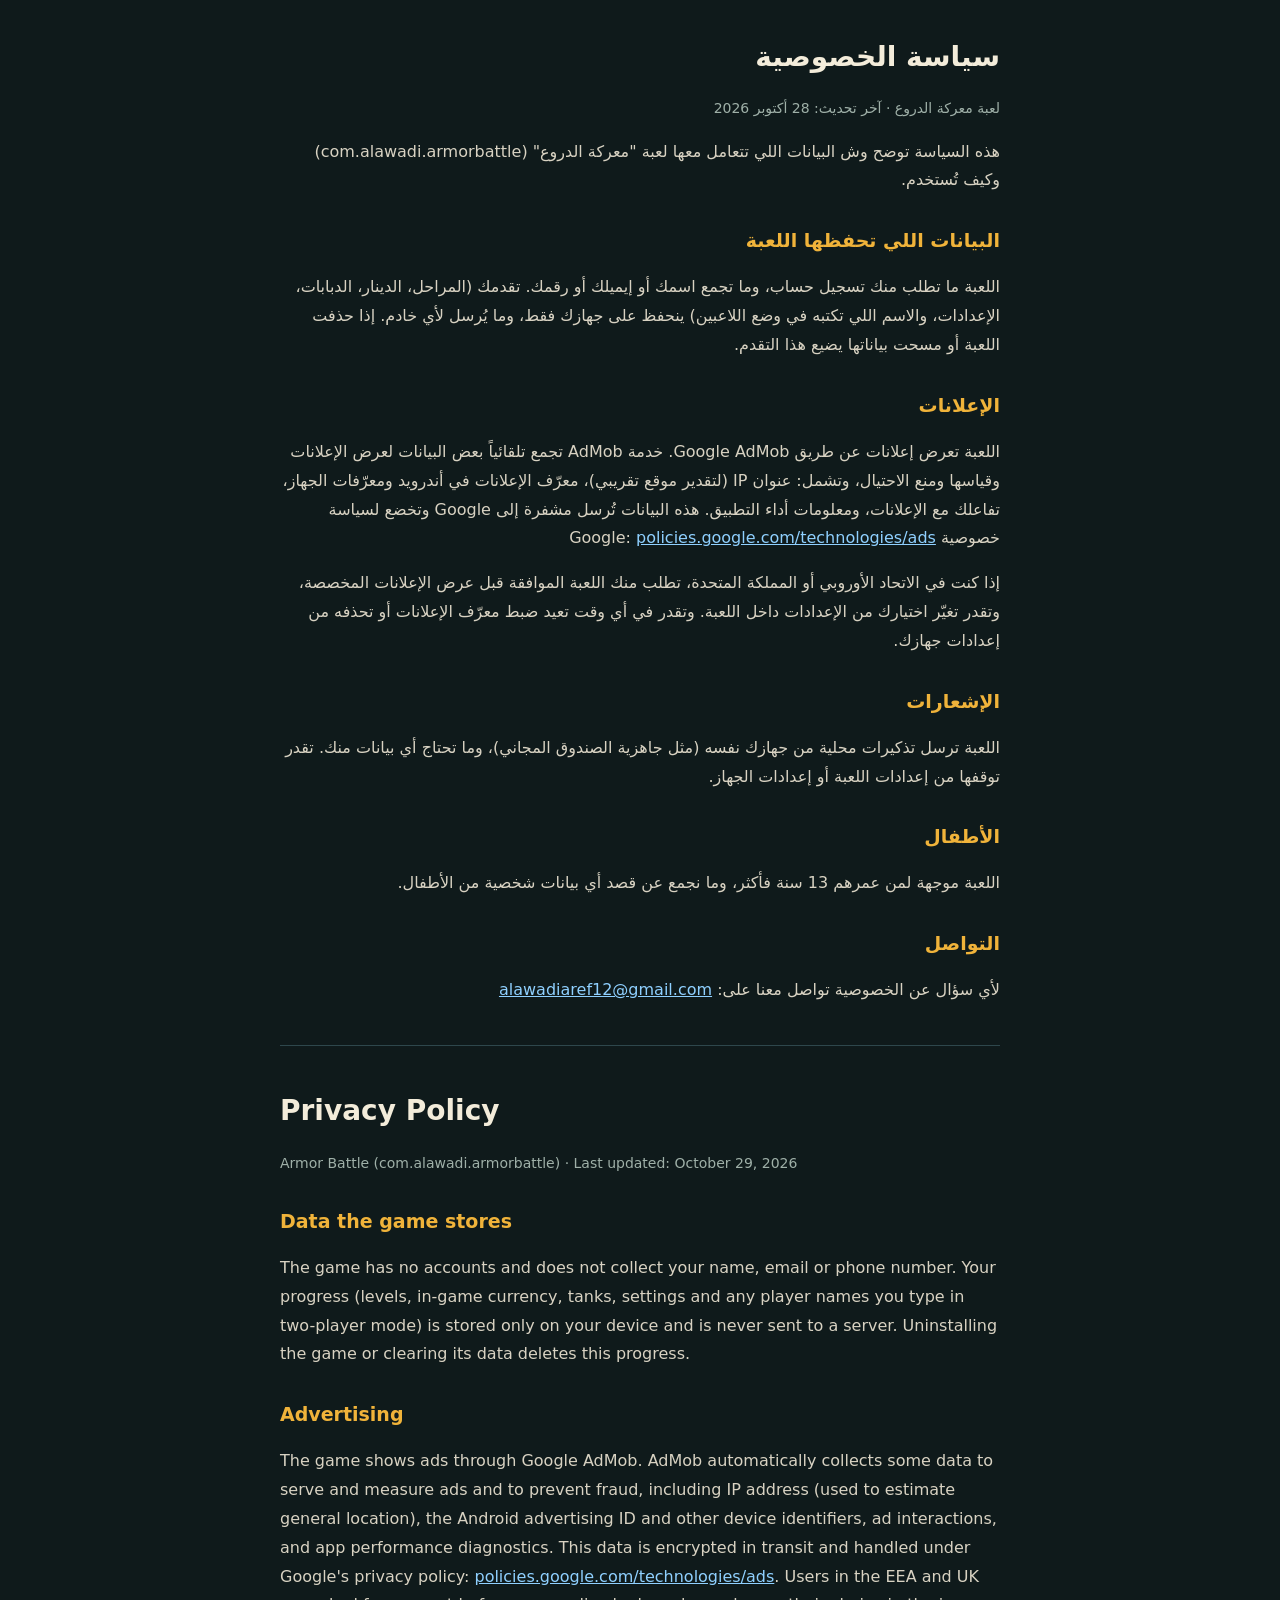
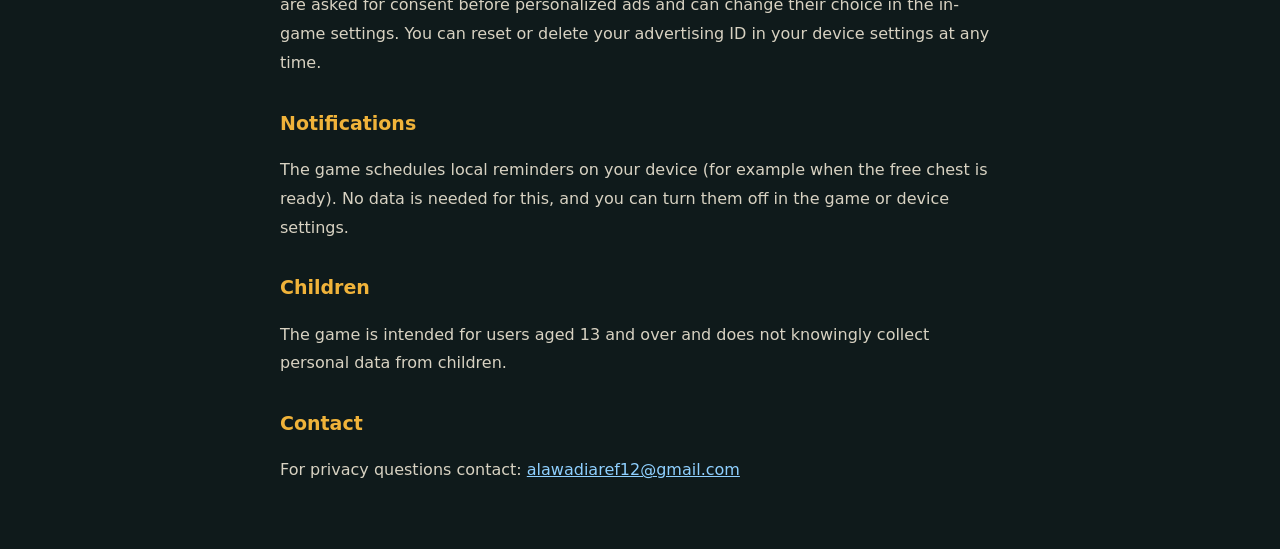
<file: armor-battle/privacy.html>
<!doctype html>
<html lang="ar" dir="rtl">
<head>
<meta charset="utf-8">
<meta name="viewport" content="width=device-width, initial-scale=1">
<title>سياسة الخصوصية · معركة الدروع</title>
<style>
  body { margin: 0; font-family: Tajawal, system-ui, sans-serif; background: #0f1a1b; color: #f3ecda; line-height: 1.8; }
  main { max-width: 720px; margin: 0 auto; padding: 32px 18px 48px; }
  h1 { font-size: 28px; margin: 0 0 4px; }
  h2 { font-size: 19px; margin: 28px 0 6px; color: #f0b33a; }
  p, li { color: #d8d2c2; }
  a { color: #8fd0ff; }
  .muted { color: #9fb0a8; font-size: 14px; }
  hr { border: 0; border-top: 1px solid #2e474c; margin: 40px 0; }
  [lang="en"] { direction: ltr; text-align: left; }
</style>
</head>
<body>
<main>
  <h1>سياسة الخصوصية</h1>
  <p class="muted">لعبة معركة الدروع · آخر تحديث: 28 أكتوبر 2026</p>

  <p>هذه السياسة توضح وش البيانات اللي تتعامل معها لعبة "معركة الدروع" (com.alawadi.armorbattle) وكيف تُستخدم.</p>

  <h2>البيانات اللي تحفظها اللعبة</h2>
  <p>اللعبة ما تطلب منك تسجيل حساب، وما تجمع اسمك أو إيميلك أو رقمك. تقدمك (المراحل، الدينار، الدبابات، الإعدادات، والاسم اللي تكتبه في وضع اللاعبين) ينحفظ على جهازك فقط، وما يُرسل لأي خادم. إذا حذفت اللعبة أو مسحت بياناتها يضيع هذا التقدم.</p>

  <h2>الإعلانات</h2>
  <p>اللعبة تعرض إعلانات عن طريق Google AdMob. خدمة AdMob تجمع تلقائياً بعض البيانات لعرض الإعلانات وقياسها ومنع الاحتيال، وتشمل: عنوان IP (لتقدير موقع تقريبي)، معرّف الإعلانات في أندرويد ومعرّفات الجهاز، تفاعلك مع الإعلانات، ومعلومات أداء التطبيق. هذه البيانات تُرسل مشفرة إلى Google وتخضع لسياسة خصوصية Google:
  <a href="https://policies.google.com/technologies/ads">policies.google.com/technologies/ads</a></p>
  <p>إذا كنت في الاتحاد الأوروبي أو المملكة المتحدة، تطلب منك اللعبة الموافقة قبل عرض الإعلانات المخصصة، وتقدر تغيّر اختيارك من الإعدادات داخل اللعبة. وتقدر في أي وقت تعيد ضبط معرّف الإعلانات أو تحذفه من إعدادات جهازك.</p>

  <h2>الإشعارات</h2>
  <p>اللعبة ترسل تذكيرات محلية من جهازك نفسه (مثل جاهزية الصندوق المجاني)، وما تحتاج أي بيانات منك. تقدر توقفها من إعدادات اللعبة أو إعدادات الجهاز.</p>

  <h2>الأطفال</h2>
  <p>اللعبة موجهة لمن عمرهم 13 سنة فأكثر، وما نجمع عن قصد أي بيانات شخصية من الأطفال.</p>

  <h2>التواصل</h2>
  <p>لأي سؤال عن الخصوصية تواصل معنا على: <a href="mailto:alawadiaref12@gmail.com">alawadiaref12@gmail.com</a></p>

  <hr>

  <section lang="en">
    <h1>Privacy Policy</h1>
    <p class="muted">Armor Battle (com.alawadi.armorbattle) · Last updated: October 29, 2026</p>
    <h2>Data the game stores</h2>
    <p>The game has no accounts and does not collect your name, email or phone number. Your progress (levels, in-game currency, tanks, settings and any player names you type in two-player mode) is stored only on your device and is never sent to a server. Uninstalling the game or clearing its data deletes this progress.</p>
    <h2>Advertising</h2>
    <p>The game shows ads through Google AdMob. AdMob automatically collects some data to serve and measure ads and to prevent fraud, including IP address (used to estimate general location), the Android advertising ID and other device identifiers, ad interactions, and app performance diagnostics. This data is encrypted in transit and handled under Google's privacy policy: <a href="https://policies.google.com/technologies/ads">policies.google.com/technologies/ads</a>. Users in the EEA and UK are asked for consent before personalized ads and can change their choice in the in-game settings. You can reset or delete your advertising ID in your device settings at any time.</p>
    <h2>Notifications</h2>
    <p>The game schedules local reminders on your device (for example when the free chest is ready). No data is needed for this, and you can turn them off in the game or device settings.</p>
    <h2>Children</h2>
    <p>The game is intended for users aged 13 and over and does not knowingly collect personal data from children.</p>
    <h2>Contact</h2>
    <p>For privacy questions contact: <a href="mailto:alawadiaref12@gmail.com">alawadiaref12@gmail.com</a></p>
  </section>
</main>
</body>
</html>
</file>
<file: styles.css>
/* ===========================================
   Aref ALawadi — CV / Portfolio
   ألوان الموقع الأصلي: تركوازي + عنابي
   =========================================== */

:root {
    --teal: #5e9eae;          /* لون العنوان الأصلي */
    --teal-strong: #00adb5;   /* لون الرسومات */
    --teal-deep: #2f7383;
    --maroon: #7c4e4e;        /* لون "me" الأصلي */
    --maroon-soft: #a26a6a;

    --bg: #fbfdfd;
    --bg-alt: #eef6f7;
    --surface: #ffffff;
    --text: #141a1c;
    --text-soft: #4a5a5e;
    --line: #dce8ea;
    --shadow: 0 10px 30px -12px rgba(47, 115, 131, .25);
    --shadow-lg: 0 30px 60px -20px rgba(47, 115, 131, .35);

    --radius: 20px;
    --font: "Tajawal", "Poppins", system-ui, sans-serif;
    --header-h: 76px;
}

@media (prefers-color-scheme: dark) {
    :root:not([data-theme="light"]) {
        --bg: #0e1517;
        --bg-alt: #121d20;
        --surface: #162326;
        --text: #eaf3f4;
        --text-soft: #a6b9bd;
        --line: #24373b;
        --maroon: #d29a9a;
        --maroon-soft: #e0b1b1;
        --teal-deep: #7cc4d3;
        --shadow: 0 10px 30px -12px rgba(0, 0, 0, .6);
        --shadow-lg: 0 30px 60px -20px rgba(0, 0, 0, .7);
        color-scheme: dark;
    }
}
:root[data-theme="dark"] {
    --bg: #0e1517;
    --bg-alt: #121d20;
    --surface: #162326;
    --text: #eaf3f4;
    --text-soft: #a6b9bd;
    --line: #24373b;
    --maroon: #d29a9a;
    --maroon-soft: #e0b1b1;
    --teal-deep: #7cc4d3;
    --shadow: 0 10px 30px -12px rgba(0, 0, 0, .6);
    --shadow-lg: 0 30px 60px -20px rgba(0, 0, 0, .7);
    color-scheme: dark;
}

* { margin: 0; padding: 0; box-sizing: border-box; }
html { scroll-behavior: smooth; scroll-padding-top: var(--header-h); }
html[lang="en"] { --font: "Poppins", "Tajawal", system-ui, sans-serif; }

body {
    font-family: var(--font);
    background: var(--bg);
    color: var(--text);
    line-height: 1.8;
    overflow-x: hidden;
    transition: background .4s, color .4s;
}
img { max-width: 100%; display: block; }
a { color: inherit; text-decoration: none; }
ul, ol { list-style: none; }
button { font: inherit; cursor: pointer; }

.container { width: min(1200px, 100% - 2rem); margin-inline: auto; }
.section { padding: 7rem 0; position: relative; }

/* progress bar */
.progress {
    position: fixed; inset-inline-start: 0; top: 0; height: 3px; width: 0;
    background: linear-gradient(90deg, var(--teal-strong), var(--maroon));
    z-index: 200;
}

/* ===== Header ===== */
.header {
    position: fixed; inset: 0 0 auto 0; z-index: 100; height: var(--header-h);
    display: flex; align-items: center;
    transition: background .3s, box-shadow .3s, backdrop-filter .3s;
}
.header.scrolled {
    background: color-mix(in srgb, var(--bg) 80%, transparent);
    backdrop-filter: blur(14px);
    box-shadow: 0 1px 0 var(--line);
}
.header__inner { display: flex; align-items: center; justify-content: space-between; gap: 1rem; }
.logo { display: flex; align-items: center; gap: .6rem; font-family: "Poppins", sans-serif; }
.logo img { width: 48px; height: 48px; object-fit: cover; border-radius: 12px; background: #fff; }
.logo__text { font-weight: 500; font-size: 1.05rem; letter-spacing: .2px; }
.logo__text b { color: var(--teal); }

.nav ul { display: flex; gap: .4rem; }
.nav a {
    position: relative; padding: .4rem .9rem; border-radius: 999px;
    color: var(--maroon); font-weight: 500; transition: color .2s, background .2s;
}
.nav a:hover { color: var(--text); background: var(--bg-alt); }
.nav a.active { color: #fff; background: var(--teal); }

.header__tools { display: flex; gap: .5rem; align-items: center; }
.tool-btn {
    width: 42px; height: 42px; border-radius: 12px; border: 1px solid var(--line);
    background: var(--surface); color: var(--text); font-weight: 700; font-family: "Poppins", sans-serif;
    display: grid; place-items: center; font-size: .85rem; transition: transform .2s, border-color .2s;
}
.tool-btn:hover { transform: translateY(-2px); border-color: var(--teal); }
.icon-sun { display: none; }
[data-theme="dark"] .icon-sun { display: block; }
[data-theme="dark"] .icon-moon { display: none; }

.menu-btn { display: none; flex-direction: column; align-items: center; justify-content: center; gap: 4px; }
.menu-btn span { display: block; width: 18px; height: 2px; background: currentColor; border-radius: 2px; transition: .3s; }
.menu-btn[aria-expanded="true"] span:nth-child(1) { transform: translateY(6px) rotate(45deg); }
.menu-btn[aria-expanded="true"] span:nth-child(2) { opacity: 0; }
.menu-btn[aria-expanded="true"] span:nth-child(3) { transform: translateY(-6px) rotate(-45deg); }

/* ===== Buttons ===== */
.btn {
    display: inline-flex; align-items: center; gap: .5rem;
    padding: .8rem 1.7rem; border-radius: 999px; font-weight: 700; border: 0;
    transition: transform .25s, box-shadow .25s, background .25s;
}
.btn--primary {
    background: var(--teal); color: #fff;
    box-shadow: 0 8px 20px -6px color-mix(in srgb, var(--teal) 70%, transparent);
}
.btn--primary:hover { transform: translateY(-3px); background: var(--teal-deep); box-shadow: var(--shadow-lg); }
[data-theme="dark"] .btn--primary:hover { color: #0e1517; }
.btn--ghost {
    color: var(--text); background: color-mix(in srgb, #6c7a90 18%, transparent);
    border: 1px solid color-mix(in srgb, #6c7a90 40%, transparent); backdrop-filter: blur(4px);
}
.btn--ghost:hover { transform: translateY(-3px); border-color: var(--maroon); color: var(--maroon); }

/* ===== Hero ===== */
.hero {
    min-height: 100vh; min-height: 100svh; display: flex; align-items: center;
    padding: calc(var(--header-h) + 2rem) 0 4rem; position: relative; overflow: hidden;
    background:
        radial-gradient(600px 400px at 85% 20%, color-mix(in srgb, var(--teal-strong) 14%, transparent), transparent 70%),
        radial-gradient(500px 400px at 10% 90%, color-mix(in srgb, var(--maroon) 10%, transparent), transparent 70%);
}
.hero__inner { display: grid; grid-template-columns: 1.1fr 1fr; gap: 3rem; align-items: center; }
.hello { color: var(--maroon); font-weight: 700; font-size: 1.1rem; margin-bottom: .3rem; }
.name { font-size: clamp(2.2rem, 5vw, 3.6rem); line-height: 1.25; font-weight: 800; }
.name__hl {
    background: linear-gradient(120deg, var(--text) 30%, var(--maroon));
    -webkit-background-clip: text; background-clip: text; color: transparent;
}
.title {
    font-size: clamp(1.8rem, 4.4vw, 3.4rem); color: var(--teal); font-weight: 800;
    min-height: 1.4em; line-height: 1.4; font-family: "Poppins", var(--font);
}
html[lang="ar"] .title { font-family: var(--font); }
.caret { color: var(--maroon); animation: blink 1s steps(1) infinite; font-weight: 400; margin-inline-start: 2px; }
@keyframes blink { 50% { opacity: 0; } }
.hero__lead { color: var(--text-soft); font-size: 1.12rem; max-width: 34rem; margin-top: .8rem; }
.heroBtns { display: flex; flex-wrap: wrap; gap: 1rem; margin-top: 2rem; }
.hero__meta { display: flex; flex-wrap: wrap; gap: 1.5rem; margin-top: 2rem; color: var(--text-soft); font-size: .95rem; }
.hero__meta li { display: flex; align-items: center; gap: .5rem; }
.dot { width: 8px; height: 8px; border-radius: 50%; background: var(--maroon); }
.dot--live { background: #22c55e; box-shadow: 0 0 0 0 rgba(34, 197, 94, .6); animation: pulse 2s infinite; }
@keyframes pulse { 70% { box-shadow: 0 0 0 10px rgba(34, 197, 94, 0); } 100% { box-shadow: 0 0 0 0 rgba(34, 197, 94, 0); } }

.hero__art { position: relative; display: grid; place-items: center; }
.heroImg { position: relative; width: min(100%, 480px); height: auto; animation: float 6s ease-in-out infinite; }
.blob {
    position: absolute; width: 80%; aspect-ratio: 1; border-radius: 42% 58% 60% 40% / 45% 45% 55% 55%;
    background: linear-gradient(135deg, color-mix(in srgb, var(--teal-strong) 25%, transparent), color-mix(in srgb, var(--maroon) 15%, transparent));
    animation: morph 12s ease-in-out infinite; filter: blur(2px);
}
@keyframes float { 50% { transform: translateY(-14px); } }
@keyframes morph {
    0%, 100% { border-radius: 42% 58% 60% 40% / 45% 45% 55% 55%; transform: rotate(0); }
    50% { border-radius: 58% 42% 38% 62% / 55% 60% 40% 45%; transform: rotate(12deg); }
}

.doodles span {
    position: absolute; font-family: "Poppins", monospace; font-weight: 600; color: var(--teal-strong);
    opacity: .18; font-size: 1.5rem; animation: drift 14s ease-in-out infinite; pointer-events: none;
}
.doodles span:nth-child(1) { top: 18%; left: 6%; }
.doodles span:nth-child(2) { top: 70%; left: 45%; animation-delay: -3s; }
.doodles span:nth-child(3) { top: 12%; left: 48%; animation-delay: -6s; font-style: italic; }
.doodles span:nth-child(4) { top: 82%; left: 8%; animation-delay: -2s; }
.doodles span:nth-child(5) { top: 30%; right: 4%; animation-delay: -8s; }
.doodles span:nth-child(6) { bottom: 10%; right: 12%; animation-delay: -5s; }
@keyframes drift { 50% { transform: translate(10px, -18px) rotate(8deg); } }

.scroll-hint {
    position: absolute; bottom: 1.5rem; left: 50%; translate: -50% 0; width: 26px; height: 42px;
    border: 2px solid var(--text-soft); border-radius: 14px; opacity: .6;
}
.scroll-hint span {
    position: absolute; left: 50%; top: 8px; width: 4px; height: 8px; translate: -50% 0;
    border-radius: 2px; background: var(--teal); animation: wheel 1.8s infinite;
}
@keyframes wheel { to { top: 22px; opacity: 0; } }

/* ===== Section titles (نفس أسلوب About + me) ===== */
.sectionTitle { text-align: center; margin-bottom: 4rem; }
.sectionTitle h2, .textTitle h2 { font-size: clamp(2rem, 4.5vw, 3rem); font-weight: 800; line-height: 1.3; }
.t1 { color: var(--text); }
.t2 { color: var(--maroon); position: relative; }
.t2::after {
    content: ""; position: absolute; inset-inline: 0; bottom: .1em; height: .28em; z-index: -1;
    background: color-mix(in srgb, var(--teal-strong) 30%, transparent); border-radius: 4px;
}
.sub { color: var(--text-soft); margin-top: .4rem; }

/* ===== About ===== */
.aboutMe { background: var(--bg-alt); }
.aboutMe__inner { display: grid; grid-template-columns: .9fr 1.1fr; gap: 5rem; align-items: center; }
.aboutMe__art img { width: min(100%, 440px); margin-inline: auto; }
.textTitle { display: flex; align-items: center; gap: .6rem; margin-bottom: 1.2rem; }
.light { width: 54px; animation: glow 3s ease-in-out infinite; }
[data-theme="dark"] .light, [data-theme="dark"] .belief img { filter: invert(1) hue-rotate(180deg); }
@keyframes glow { 50% { transform: rotate(-8deg) scale(1.05); } }
.aboutMePar { color: var(--text-soft); font-size: 1.08rem; margin-bottom: 1rem; text-align: justify; }
.quote {
    margin: 1.5rem 0; padding: 1rem 1.4rem; border-inline-start: 4px solid var(--teal);
    background: var(--surface); border-radius: 12px; font-weight: 700; color: var(--teal-deep);
    box-shadow: var(--shadow);
}
.stats { display: grid; grid-template-columns: repeat(3, 1fr); gap: 1rem; margin-top: 2rem; }
.stat {
    background: var(--surface); border: 1px solid var(--line); border-radius: 16px; padding: 1.2rem 1rem;
    text-align: center; box-shadow: var(--shadow);
}
.stat b, .stat > span { font-size: 2.2rem; font-weight: 800; color: var(--teal); font-family: "Poppins", sans-serif; line-height: 1.2; }
.stat small { display: block; color: var(--text-soft); font-size: .88rem; line-height: 1.5; }

/* ===== Journey ===== */
.timelines { display: grid; grid-template-columns: 1fr 1fr; gap: 3rem; }
.col-title {
    display: flex; align-items: center; gap: .6rem; font-size: 1.4rem; margin-bottom: 1.8rem; color: var(--maroon);
}
.col-title svg { color: var(--teal); }
.timeline { position: relative; padding-inline-start: 2rem; }
.timeline::before {
    content: ""; position: absolute; inset-inline-start: 7px; top: 6px; bottom: 6px; width: 2px;
    background: repeating-linear-gradient(to bottom, var(--teal) 0 6px, transparent 6px 12px);
}
.tl-item {
    position: relative; background: var(--surface); border: 1px solid var(--line); border-radius: var(--radius);
    padding: 1.3rem 1.5rem; margin-bottom: 1.4rem; box-shadow: var(--shadow); transition: transform .3s, border-color .3s;
}
.tl-item:hover { transform: translateX(calc(var(--dir, 1) * -6px)); border-color: var(--teal); }
html[dir="ltr"] .tl-item:hover { --dir: -1; }
.tl-item::before {
    content: ""; position: absolute; inset-inline-start: calc(-2rem + 1px); top: 1.6rem;
    width: 14px; height: 14px; border-radius: 50%; background: var(--surface); border: 3px solid var(--teal);
}
.tl-item--now::before { background: var(--teal); box-shadow: 0 0 0 6px color-mix(in srgb, var(--teal) 25%, transparent); }
.tl-date {
    display: inline-block; font-family: "Poppins", sans-serif; font-weight: 600; font-size: .85rem;
    color: var(--teal-deep); background: color-mix(in srgb, var(--teal) 14%, transparent);
    padding: .1rem .7rem; border-radius: 999px; margin-bottom: .5rem;
}
.tl-item h4 { font-size: 1.15rem; color: var(--text); line-height: 1.5; }
.tl-place { color: var(--maroon); font-size: .9rem; font-weight: 500; }
.tl-item p:not(.tl-place) { color: var(--text-soft); margin-top: .3rem; }
.belief {
    display: flex; gap: 1rem; align-items: center; margin-top: 1rem; padding: 1.2rem 1.4rem; border-radius: var(--radius);
    background: linear-gradient(135deg, var(--teal), var(--teal-deep)); color: #fff; font-weight: 700;
    box-shadow: var(--shadow-lg);
}
[data-theme="dark"] .belief { background: linear-gradient(135deg, #2f7383, #1d4f5a); }
.belief img { width: 36px; filter: brightness(0) invert(1); flex-shrink: 0; }
[data-theme="dark"] .belief img { filter: brightness(0) invert(1); }

/* ===== Skills ===== */
.skills { background: var(--bg-alt); }
.skills__grid { display: grid; grid-template-columns: repeat(3, 1fr); gap: 1.5rem; }
.card {
    background: var(--surface); border: 1px solid var(--line); border-radius: var(--radius);
    padding: 1.8rem; box-shadow: var(--shadow); transition: transform .3s, box-shadow .3s;
}
.card:hover { transform: translateY(-6px); box-shadow: var(--shadow-lg); }
.card h3 { font-size: 1.3rem; margin-bottom: 1.3rem; color: var(--maroon); }
.bars li { margin-bottom: 1.1rem; }
.bar-head { display: flex; justify-content: space-between; font-weight: 600; font-size: .95rem; margin-bottom: .35rem; }
.bar-head span:first-child { font-family: "Poppins", sans-serif; }
.lvl { color: var(--text-soft); font-weight: 500; font-size: .82rem; }
.bar { height: 9px; border-radius: 999px; background: var(--bg-alt); overflow: hidden; }
.bar i { display: block; height: 100%; width: 0; border-radius: inherit; background: linear-gradient(90deg, var(--teal-strong), var(--teal)); transition: width 1.4s cubic-bezier(.2, .8, .2, 1); }
html[dir="rtl"] .bar i { margin-inline-start: 0; background: linear-gradient(270deg, var(--teal-strong), var(--teal)); }
.card.in .bar i { width: var(--w); }
.chips { display: flex; flex-wrap: wrap; gap: .6rem; }
.chips li {
    padding: .45rem 1rem; border-radius: 999px; background: var(--bg-alt); border: 1px solid var(--line);
    font-weight: 500; font-size: .95rem; transition: .25s;
}
.chips li:hover { background: var(--teal); color: #fff; border-color: var(--teal); transform: translateY(-2px); }
.langs li { display: flex; align-items: center; gap: 1rem; margin-bottom: 1.2rem; }
.langs b { display: block; }
.langs small { color: var(--text-soft); }
.ring {
    --p: 50; width: 62px; height: 62px; border-radius: 50%; flex-shrink: 0; display: grid; place-items: center;
    background: conic-gradient(var(--teal) calc(var(--p) * 1%), var(--bg-alt) 0);
}
.ring span {
    width: 48px; height: 48px; border-radius: 50%; background: var(--surface); display: grid; place-items: center;
    font-family: "Poppins", sans-serif; font-weight: 700; color: var(--maroon);
}
.hobby { margin-top: .5rem; padding-top: 1rem; border-top: 1px dashed var(--line); color: var(--text-soft); }

/* ===== Works ===== */
.works__grid { display: grid; grid-template-columns: repeat(3, 1fr); gap: 1.8rem; }
.work {
    background: var(--surface); border-radius: var(--radius); overflow: hidden; border: 1px solid var(--line);
    box-shadow: var(--shadow); transition: transform .35s, box-shadow .35s;
}
.work:hover { transform: translateY(-10px); box-shadow: var(--shadow-lg); }
.work__img {
    aspect-ratio: 4 / 3; display: grid; place-items: center; padding: 1.5rem; overflow: hidden;
    background:
        radial-gradient(circle at 30% 20%, color-mix(in srgb, var(--teal-strong) 25%, transparent), transparent 60%),
        radial-gradient(circle at 80% 90%, color-mix(in srgb, var(--maroon) 20%, transparent), transparent 60%),
        var(--bg-alt);
}
.work__img img { max-height: 100%; object-fit: contain; transition: transform .5s; filter: drop-shadow(0 12px 20px rgba(0, 0, 0, .2)); }
.work:hover .work__img img { transform: scale(1.1) rotate(-2deg); }
.work__body { padding: 1.4rem 1.5rem 1.6rem; }

/* المشروع المنجز يأخذ الصف كاملاً: صورة عريضة بجانب الوصف */
.work--featured { grid-column: 1 / -1; display: grid; grid-template-columns: 1.35fr 1fr; align-items: center; }
.work--featured .work__img { aspect-ratio: 16 / 10; padding: 1.25rem 1.5rem; height: 100%; }
.work--featured .work__img img { width: 100%; height: auto; max-height: 100%; object-fit: contain; }
.work--featured .work__body { padding: 2rem 2.2rem; }
.work--featured h3 { font-size: 1.5rem; }
.work--featured:hover .work__img img { transform: scale(1.03); }
@media (max-width: 860px) {
    .work--featured { grid-template-columns: 1fr; }
    .work--featured .work__body { padding: 1.4rem 1.5rem 1.6rem; }
}
.badge {
    display: inline-block; font-size: .78rem; font-weight: 700; padding: .15rem .7rem; border-radius: 999px;
    color: var(--maroon); background: color-mix(in srgb, var(--maroon) 14%, transparent);
}
.work h3 { font-size: 1.25rem; margin: .4rem 0 .2rem; }
.work p { color: var(--text-soft); font-size: .96rem; }
.tags { display: flex; gap: .4rem; margin-top: .9rem; flex-wrap: wrap; }
.tags span {
    font-family: "Poppins", sans-serif; font-size: .75rem; font-weight: 600; padding: .15rem .6rem;
    border-radius: 6px; border: 1px solid var(--line); color: var(--teal-deep);
}

/* ===== Contact ===== */
.contactContainer { background: var(--bg-alt); }
.contact { display: grid; grid-template-columns: 1fr 1.2fr; gap: 2rem; align-items: start; }
.contact__cards { display: grid; gap: 1rem; }
.cCard {
    display: flex; align-items: center; gap: 1rem; padding: 1.1rem 1.3rem; border-radius: 16px;
    background: var(--surface); border: 1px solid var(--line); box-shadow: var(--shadow); transition: .3s;
}
.cCard:hover { border-color: var(--teal); transform: translateY(-3px); }
.cCard__ico {
    width: 50px; height: 50px; border-radius: 14px; display: grid; place-items: center; flex-shrink: 0;
    background: color-mix(in srgb, var(--teal) 16%, transparent); color: var(--teal-deep);
}
.cCard small { display: block; color: var(--text-soft); font-size: .85rem; line-height: 1.4; }
.cCard b { font-size: 1.05rem; word-break: break-all; }
[data-theme="dark"] .cCard__ico img { filter: invert(1); }
.copy-btn {
    justify-self: start; background: none; border: 1px dashed var(--teal); color: var(--teal-deep);
    padding: .5rem 1.2rem; border-radius: 999px; font-weight: 600; transition: .2s;
}
.copy-btn:hover { background: var(--teal); color: #fff; }

.form {
    display: grid; gap: 1rem; padding: 2rem; border-radius: var(--radius); background: var(--surface);
    border: 1px solid var(--line); box-shadow: var(--shadow);
}
.form label span { display: block; font-weight: 600; font-size: .92rem; margin-bottom: .3rem; }
.form input, .form textarea {
    width: 100%; font: inherit; color: var(--text); background: var(--bg); padding: .8rem 1rem;
    border: 1.5px solid var(--line); border-radius: 12px; resize: vertical; transition: border-color .2s, box-shadow .2s;
}
.form input:focus, .form textarea:focus {
    outline: none; border-color: var(--teal); box-shadow: 0 0 0 4px color-mix(in srgb, var(--teal) 20%, transparent);
}
.form .btn { justify-self: start; }
.form__note { color: var(--text-soft); }

/* ===== Footer ===== */
.footer { padding: 3rem 0; border-top: 1px solid var(--line); }
.footer__inner { display: flex; flex-direction: column; align-items: center; gap: .6rem; text-align: center; }
.footer img { border-radius: 10px; background: #fff; }
.footer p { color: var(--text-soft); }
.footer b { color: var(--maroon); }
.copy { font-size: .85rem; font-family: "Poppins", sans-serif; }

/* ===== Floating ===== */
.toTop {
    position: fixed; bottom: 1.5rem; inset-inline-end: 1.5rem; width: 48px; height: 48px; border-radius: 50%;
    border: 0; background: var(--teal); color: #fff; display: grid; place-items: center; box-shadow: var(--shadow-lg);
    opacity: 0; pointer-events: none; transform: translateY(20px); transition: .3s; z-index: 90;
}
.toTop.show { opacity: 1; pointer-events: auto; transform: none; }
.toTop:hover { background: var(--maroon); }
.toast {
    position: fixed; bottom: 2rem; left: 50%; translate: -50% 0; background: var(--text); color: var(--bg);
    padding: .7rem 1.4rem; border-radius: 999px; font-weight: 600; opacity: 0; transform: translateY(20px);
    transition: .3s; pointer-events: none; z-index: 150;
}
.toast.show { opacity: 1; transform: none; }

/* ===== Reveal on scroll ===== */
.reveal { opacity: 0; transform: translateY(40px); transition: opacity .8s ease, transform .8s ease; }
.reveal.in { opacity: 1; transform: none; }

/* ===== Responsive ===== */
@media (max-width: 1023px) {
    .hero__inner, .aboutMe__inner, .timelines, .contact { grid-template-columns: 1fr; }
    .hero__inner { text-align: center; }
    .hero__lead { margin-inline: auto; }
    .heroBtns, .hero__meta { justify-content: center; }
    .hero__art { order: -1; }
    .heroImg { width: min(75%, 360px); }
    .aboutMe__inner { gap: 2rem; }
    .aboutMe__art img { width: min(70%, 320px); }
    .skills__grid, .works__grid { grid-template-columns: repeat(2, 1fr); }
    .section { padding: 5rem 0; }
}

@media (max-width: 1023px) {
    .menu-btn { display: flex; }
    .nav {
        position: fixed; top: var(--header-h); inset-inline: 1rem; background: var(--surface);
        border: 1px solid var(--line); border-radius: var(--radius); box-shadow: var(--shadow-lg); padding: 1rem;
        opacity: 0; transform: translateY(-10px); pointer-events: none; transition: .3s;
    }
    .nav.open { opacity: 1; transform: none; pointer-events: auto; }
    .nav ul { flex-direction: column; }
    .nav a { display: block; padding: .7rem 1rem; }
    .logo__text { display: none; }
}

@media (max-width: 640px) {
    .skills__grid, .works__grid { grid-template-columns: 1fr; }
    .stats { gap: .6rem; }
    .stat { padding: 1rem .5rem; }
    .stat b, .stat > span { font-size: 1.7rem; }
    .form { padding: 1.3rem; }
    .doodles { display: none; }
    .scroll-hint { display: none; }
}

@media (prefers-reduced-motion: reduce) {
    *, *::before, *::after { animation: none !important; transition: none !important; }
    html { scroll-behavior: auto; }
    .reveal { opacity: 1; transform: none; }
}

@media print {
    .header, .toTop, .toast, .progress, .scroll-hint, .doodles, .form, .copy-btn, .heroBtns { display: none !important; }
    .reveal { opacity: 1; transform: none; }
    .section, .hero { padding: 1.5rem 0; min-height: auto; }
}

/* project link + live badge (managed from admin) */
.work__link {
    display: inline-flex; align-items: center; gap: .3rem; margin-top: 1rem; font-weight: 700;
    color: var(--teal-deep); border-bottom: 2px solid color-mix(in srgb, var(--teal) 40%, transparent);
}
.work__link:hover { color: var(--maroon); border-color: var(--maroon); }
.work__link[hidden] { display: none; }
.badge--live { color: #15803d; background: rgba(34, 197, 94, .15); }

/* hidden admin gesture: soft glow while holding the logo, light flash on unlock */
.logo { -webkit-touch-callout: none; user-select: none; -webkit-user-select: none; touch-action: manipulation; }
.logo img { -webkit-user-drag: none; }
.logo--hold img { animation: logoGlow .8s ease-in-out forwards; }
@keyframes logoGlow {
    0% { box-shadow: 0 0 0 0 color-mix(in srgb, var(--teal-strong) 0%, transparent); }
    100% { box-shadow: 0 0 18px 6px color-mix(in srgb, var(--teal-strong) 55%, transparent); transform: scale(1.06); }
}
body::after {
    content: ""; position: fixed; inset: 0; pointer-events: none; z-index: 300; opacity: 0;
    background: radial-gradient(circle at 10% 5%, color-mix(in srgb, var(--teal-strong) 45%, #fff), transparent 70%);
}
html[dir="rtl"] body::after { background: radial-gradient(circle at 90% 5%, color-mix(in srgb, var(--teal-strong) 45%, #fff), transparent 70%); }
body.admin-flash::after { animation: softFlash .45s ease-out; }
@keyframes softFlash { 0% { opacity: 0; } 35% { opacity: .55; } 100% { opacity: 0; } }

/* project without an image */
.work__img--empty span {
    font-family: "Poppins", sans-serif; font-weight: 800; font-size: 4rem; color: var(--teal);
    text-shadow: 0 10px 30px color-mix(in srgb, var(--teal) 40%, transparent);
}

/* preview mode bar (opened from the admin panel) */
.preview-bar {
    position: fixed; z-index: 500; inset-inline: 0; bottom: 0;
    display: flex; flex-wrap: wrap; align-items: center; justify-content: center; gap: .6rem 1rem;
    padding: .7rem 1rem calc(.7rem + env(safe-area-inset-bottom, 0px));
    background: color-mix(in srgb, var(--text) 92%, transparent); color: var(--bg);
    backdrop-filter: blur(10px); font-weight: 600; font-size: .95rem; text-align: center;
    box-shadow: 0 -10px 30px -10px rgba(0, 0, 0, .35);
}
.preview-bar__btn {
    display: inline-flex; align-items: center; gap: .4rem; padding: .5rem 1.2rem; border-radius: 999px;
    background: var(--teal); color: #fff; font-weight: 700; transition: transform .2s, background .2s;
}
.preview-bar__btn::before { content: "←"; }
html[dir="rtl"] .preview-bar__btn::before { content: "→"; }
.preview-bar__btn:hover { transform: translateY(-2px); background: var(--teal-deep); }
.is-preview body { padding-bottom: 4.5rem; }
.is-preview .toTop { bottom: 5.5rem; }

/* ===== Extra device coverage ===== */
/* big screens: scale everything up a little */
@media (min-width: 1600px) {
    html { font-size: 112.5%; }
    .container { width: min(1400px, 100% - 4rem); }
    .heroImg { width: min(100%, 560px); }
}
@media (min-width: 2200px) {
    html { font-size: 131.25%; }
    .container { width: min(1640px, 100% - 6rem); }
    .heroImg { width: min(100%, 680px); }
    .aboutMe__art img { width: min(100%, 560px); }
}

/* small phones */
@media (max-width: 380px) {
    .heroImg { width: min(62%, 240px); }
    .hero { padding-top: calc(var(--header-h) + .5rem); }
    .heroBtns .btn { flex: 1 1 100%; justify-content: center; }
    .stats { grid-template-columns: 1fr; }
    .card { padding: 1.3rem; }
}

/* phones held sideways / short screens: keep text and picture side by side */
@media (max-height: 520px) and (orientation: landscape) {
    .hero { min-height: auto; padding: calc(var(--header-h) + 1rem) 0 3rem; }
    .hero__inner { grid-template-columns: 1.3fr 1fr; text-align: start; gap: 1.5rem; }
    .hero__art { order: 0; }
    .heroImg { width: auto; max-height: 62vh; }
    .hero__lead { margin-inline: 0; }
    .heroBtns, .hero__meta { justify-content: flex-start; }
    .name { font-size: clamp(1.8rem, 4.5vw, 2.6rem); }
    .title { font-size: clamp(1.4rem, 3.6vw, 2.2rem); }
    .scroll-hint { display: none; }
    .aboutMe__art img { max-height: 70vh; width: auto; }
    .nav { max-height: calc(100vh - var(--header-h) - 1rem); overflow-y: auto; }
}

/* ===== Certificates & courses ===== */
.certs__filters {
    display: flex; justify-content: center; flex-wrap: wrap; gap: .5rem; margin: -2rem 0 2.5rem;
}
.certs__filters button {
    padding: .45rem 1.2rem; border-radius: 999px; border: 1px solid var(--line); background: var(--surface);
    color: var(--text-soft); font-weight: 600; transition: .2s;
}
.certs__filters button:hover { border-color: var(--teal); color: var(--text); }
.certs__filters button.active { background: var(--teal); border-color: var(--teal); color: #fff; }
.certs__grid { display: grid; grid-template-columns: repeat(3, minmax(0, 1fr)); gap: 1.5rem; align-items: start; }
@media (max-width: 1023px) { .certs__grid { grid-template-columns: repeat(2, minmax(0, 1fr)); } }
.cert {
    display: flex; flex-direction: column; background: var(--surface); border: 1px solid var(--line);
    border-radius: var(--radius); overflow: hidden; box-shadow: var(--shadow); transition: transform .3s, box-shadow .3s;
}
.cert:hover { transform: translateY(-6px); box-shadow: var(--shadow-lg); }
.cert[hidden] { display: none; }
.cert__img { display: block; aspect-ratio: 16 / 10; background: var(--bg-alt); overflow: hidden; border-bottom: 1px solid var(--line); }
.cert__img img { width: 100%; height: 100%; object-fit: cover; transition: transform .5s; }
.cert:hover .cert__img img { transform: scale(1.05); }
.cert__body { padding: 1.3rem 1.4rem 1.5rem; display: grid; gap: .45rem; align-content: start; }
.cert__top { display: flex; align-items: center; gap: .5rem; flex-wrap: wrap; }
.cert__ico { font-size: 1.3rem; line-height: 1; }
.cert__type { font-size: .78rem; font-weight: 700; padding: .12rem .7rem; border-radius: 999px; }
.cert__type--cert { color: var(--teal-deep); background: color-mix(in srgb, var(--teal) 16%, transparent); }
.cert__type--course { color: var(--maroon); background: color-mix(in srgb, var(--maroon) 14%, transparent); }
.cert__date {
    margin-inline-start: auto; font-family: "Poppins", sans-serif; font-size: .82rem; color: var(--text-soft);
    font-variant-numeric: tabular-nums;
}
.cert h3 { font-size: 1.15rem; line-height: 1.5; }
.cert__issuer { color: var(--text-soft); font-size: .95rem; }
.cert .work__link { margin-top: .4rem; justify-self: start; }
@media (max-width: 640px) { .certs__grid { grid-template-columns: 1fr; } }
</file>
<file: intro.css>
/* ===========================================
   Intro — Alawadi Studio
   خلفية داكنة ثابتة (مقصودة) بألوان الموقع
   =========================================== */
.intro {
    --i-bg: #061114;
    --i-bg2: #0b2126;
    --i-teal: #5ed3db;
    --i-teal-soft: #5e9eae;
    --i-maroon: #c98f8f;
    --i-text: #eaf6f7;
    --i-muted: #8fb0b6;

    position: fixed; inset: 0; z-index: 1000; overflow: hidden;
    display: grid; place-items: center; color: var(--i-text);
    background:
        radial-gradient(1200px 700px at 50% 45%, var(--i-bg2), var(--i-bg) 70%);
    font-family: var(--font);
    color-scheme: dark;
    touch-action: none;
}
.no-intro .intro { display: none; }
.intro-lock, .intro-lock body { overflow: hidden; }

.intro__canvas { position: absolute; inset: 0; width: 100%; height: 100%; }
.intro__glow {
    position: absolute; width: 520px; height: 520px; left: 0; top: 0; border-radius: 50%;
    pointer-events: none; mix-blend-mode: screen; opacity: .55;
    background: radial-gradient(circle, rgba(94, 211, 219, .22), transparent 65%);
    transform: translate(-50%, -50%); will-change: transform;
}

.intro__center {
    position: relative; display: flex; flex-direction: column; align-items: center; text-align: center;
    gap: .9rem; padding-inline: 16px; width: min(560px, 100%);
}

/* Logo mark */
.intro__markWrap {
    position: relative; width: clamp(110px, 22vw, 150px); aspect-ratio: 1; margin-bottom: .6rem;
    transform-style: preserve-3d; transition: transform .25s ease-out; will-change: transform;
}
.intro__mark { width: 100%; height: 100%; overflow: visible; filter: drop-shadow(0 18px 30px rgba(0, 0, 0, .5)); }
.intro__mark .bar {
    stroke: var(--i-teal); stroke-width: .8; stroke-linejoin: round;
    stroke-dasharray: 1; stroke-dashoffset: 1; fill-opacity: 0;
    animation: drawBar 1.2s cubic-bezier(.65, 0, .35, 1) forwards, fillBar .7s ease forwards;
}
.intro__mark .bar--l { animation-delay: .3s, 1.3s; }
.intro__mark .bar--r { animation-delay: .1s, 1.1s; }
@keyframes drawBar { to { stroke-dashoffset: 0; } }
@keyframes fillBar { to { fill-opacity: 1; stroke-opacity: 0; } }

.intro__ring {
    position: absolute; inset: -22%; border-radius: 50%; pointer-events: none;
    border: 1px solid rgba(94, 211, 219, .25);
    box-shadow: 0 0 60px rgba(94, 211, 219, .12) inset;
    opacity: 0; transform: scale(.6);
    animation: ringIn 1.2s 1.4s cubic-bezier(.2, .8, .2, 1) forwards, ringSpin 14s 2.6s linear infinite;
}
.intro__ring::before {
    content: ""; position: absolute; top: -4px; left: 50%; width: 8px; height: 8px; border-radius: 50%;
    background: var(--i-teal); box-shadow: 0 0 14px 3px var(--i-teal); translate: -50% 0;
}
@keyframes ringIn { to { opacity: 1; transform: scale(1); } }
@keyframes ringSpin { to { rotate: 360deg; } }

/* Text */
.intro__brand {
    font-family: "Poppins", sans-serif; font-weight: 500; font-size: clamp(.72rem, 2.4vw, .9rem);
    letter-spacing: .55em; margin-inline-start: .55em; color: var(--i-muted); text-transform: uppercase;
}
.intro__brand span { display: inline-block; opacity: 0; transform: translateY(12px); filter: blur(6px); animation: letterIn .7s cubic-bezier(.2, .8, .2, 1) forwards; }
@keyframes letterIn { to { opacity: 1; transform: none; filter: none; } }

.intro__name {
    font-size: clamp(2.3rem, 8vw, 4.2rem); font-weight: 800; line-height: 1.2; text-wrap: balance;
    background: linear-gradient(100deg, #fff 0%, var(--i-teal) 35%, #fff 50%, var(--i-maroon) 70%, #fff 100%);
    background-size: 250% 100%; -webkit-background-clip: text; background-clip: text; color: transparent;
    opacity: 0; transform: translateY(18px);
    animation: nameIn 1s 2s cubic-bezier(.2, .8, .2, 1) forwards, shine 5s 3s linear infinite;
}
@keyframes nameIn { to { opacity: 1; transform: none; } }
@keyframes shine { to { background-position: -250% 0; } }

.intro__tag {
    color: var(--i-muted); font-size: clamp(.95rem, 2.6vw, 1.1rem);
    opacity: 0; animation: fadeUp .8s 2.4s ease forwards;
}
@keyframes fadeUp { from { opacity: 0; transform: translateY(10px); } to { opacity: 1; transform: none; } }

/* Loader */
.intro__load {
    display: flex; align-items: center; gap: .8rem; width: min(260px, 80%); margin-top: .8rem;
    transition: opacity .4s, transform .4s;
}
.intro__bar { flex: 1; height: 2px; border-radius: 2px; background: rgba(255, 255, 255, .1); overflow: hidden; }
.intro__bar i { display: block; height: 100%; width: 0; background: linear-gradient(90deg, var(--i-teal-soft), var(--i-teal)); box-shadow: 0 0 10px var(--i-teal); }
.intro__pct { font-family: "Poppins", sans-serif; font-size: .8rem; color: var(--i-muted); min-width: 3.5ch; font-variant-numeric: tabular-nums; }
.intro.ready .intro__load { opacity: 0; transform: translateY(-6px); pointer-events: none; }

/* Enter button */
.intro__enter {
    position: relative; margin-top: -2.2rem; display: inline-flex; align-items: center; gap: .6rem;
    padding: .95rem 2.2rem; border-radius: 999px; border: 1px solid rgba(94, 211, 219, .45);
    background: rgba(94, 211, 219, .08); color: var(--i-text); font: inherit; font-weight: 700; font-size: 1.05rem;
    backdrop-filter: blur(6px); cursor: pointer; overflow: hidden;
    opacity: 0; transform: translateY(14px) scale(.96); pointer-events: none;
    transition: opacity .6s, transform .6s cubic-bezier(.2, .8, .2, 1), background .3s, border-color .3s, box-shadow .3s;
}
.intro__enter::before {
    content: ""; position: absolute; inset: 0; border-radius: inherit;
    background: linear-gradient(110deg, transparent 30%, rgba(255, 255, 255, .25) 50%, transparent 70%);
    background-size: 250% 100%; animation: shine 3s linear infinite;
}
.intro.ready .intro__enter { opacity: 1; transform: none; pointer-events: auto; }
.intro__enter:hover, .intro__enter:focus-visible {
    background: rgba(94, 211, 219, .18); border-color: var(--i-teal);
    box-shadow: 0 0 0 6px rgba(94, 211, 219, .1), 0 0 40px rgba(94, 211, 219, .35); outline: none;
}
html[dir="rtl"] .intro__enter svg { transform: scaleX(-1); }
.intro__enter:hover svg { translate: 3px 0; }
html[dir="rtl"] .intro__enter:hover svg { translate: -3px 0; }
.intro__enter svg { transition: translate .25s; }

.intro__hint { color: var(--i-muted); font-size: .85rem; opacity: 0; transition: opacity .6s .4s; }
.intro.ready .intro__hint { opacity: .75; }

.intro__skip {
    position: absolute; top: calc(1.2rem + env(safe-area-inset-top, 0px)); inset-inline-end: 1.2rem;
    background: none; border: 1px solid rgba(255, 255, 255, .15); color: var(--i-muted);
    padding: .4rem 1rem; border-radius: 999px; font: inherit; font-size: .85rem; cursor: pointer;
    opacity: 0; animation: fadeUp .6s .8s forwards; transition: color .2s, border-color .2s;
}
.intro__skip:hover, .intro__skip:focus-visible { color: var(--i-text); border-color: var(--i-teal); outline: none; }

/* Exit: two slanted panels (like the logo bars) slide apart */
.intro__panels { position: absolute; inset: 0; pointer-events: none; display: none; }
.intro__panels i { position: absolute; inset: 0; background: var(--i-bg); }
.intro__panels i:first-child { clip-path: polygon(0 0, 58% 0, 42% 100%, 0 100%); }
.intro__panels i:last-child { clip-path: polygon(58% 0, 100% 0, 100% 100%, 42% 100%); }

.intro.leaving { background: transparent; pointer-events: none; }
.intro.leaving .intro__panels { display: block; }
.intro.leaving .intro__panels i:first-child { animation: panelL 1s cubic-bezier(.77, 0, .18, 1) .25s forwards; }
.intro.leaving .intro__panels i:last-child { animation: panelR 1s cubic-bezier(.77, 0, .18, 1) .25s forwards; }
@keyframes panelL { to { transform: translate(-70%, 12%); } }
@keyframes panelR { to { transform: translate(70%, -12%); } }
.intro.leaving .intro__canvas, .intro.leaving .intro__glow, .intro.leaving .intro__skip { opacity: 0; transition: opacity .3s; }
.intro.leaving .intro__center { z-index: 2; animation: centerOut .8s cubic-bezier(.7, 0, .3, 1) forwards; }
@keyframes centerOut { to { opacity: 0; transform: scale(1.15); filter: blur(8px); } }

/* Page entrance after the intro */
.intro-done .hero__text { animation: heroIn 1s cubic-bezier(.2, .8, .2, 1) both; }
.intro-done .hero__art { animation: heroIn 1s .15s cubic-bezier(.2, .8, .2, 1) both; }
@keyframes heroIn { from { opacity: 0; transform: translateY(30px); } }

@media (prefers-reduced-motion: reduce) {
    .intro__mark .bar { stroke-dashoffset: 0; fill-opacity: 1; stroke-opacity: 0; }
    .intro__brand span, .intro__name, .intro__tag, .intro__ring, .intro__skip { opacity: 1; transform: none; filter: none; }
    .intro.leaving { opacity: 0; transition: opacity .3s !important; }
}

/* short screens (phone sideways) */
@media (max-height: 520px) {
    .intro__center { gap: .35rem; }
    .intro__markWrap { width: 70px; margin-bottom: .2rem; }
    .intro__name { font-size: clamp(1.8rem, 6vh, 2.6rem); }
    .intro__tag { font-size: .9rem; }
    .intro__hint { display: none; }
    .intro__enter { padding: .7rem 1.8rem; }
}
</file>
<file: interact.css>
/* ===== Interactive layer ===== */
:root {
    --term-bg: #0a1618;
    --term-bar: #11252a;
    --term-text: #cfe7ea;
    --term-dim: #6f9197;
    --term-accent: #5ed3db;
    --term-warm: #e0a9a9;
    --term-ok: #86efac;
}

/* ---------- Cursor glow (desktop only, added by JS) ---------- */
.cursor-dot, .cursor-ring {
    position: fixed; left: 0; top: 0; pointer-events: none; z-index: 999; border-radius: 50%;
    translate: -50% -50%; will-change: transform; opacity: 0; transition: opacity .3s;
}
.cursor-on .cursor-dot, .cursor-on .cursor-ring { opacity: 1; }
.cursor-dot { width: 6px; height: 6px; background: var(--teal-strong); }
.cursor-ring {
    width: 34px; height: 34px; border: 1.5px solid color-mix(in srgb, var(--teal) 70%, transparent);
    transition: width .25s, height .25s, background .25s, border-color .25s, opacity .3s;
}
.cursor-ring.is-link {
    width: 56px; height: 56px; border-color: var(--maroon);
    background: color-mix(in srgb, var(--maroon) 10%, transparent);
}
.cursor-ring.is-down { width: 24px; height: 24px; }

/* ---------- Tilt + glare ---------- */
.tilt { position: relative; transform-style: preserve-3d; }
.tilt::after {
    content: ""; position: absolute; inset: 0; border-radius: inherit; pointer-events: none; opacity: 0;
    background: radial-gradient(360px circle at var(--mx, 50%) var(--my, 50%), color-mix(in srgb, var(--teal-strong) 18%, transparent), transparent 45%);
    transition: opacity .3s;
}
.tilt:hover::after { opacity: 1; }
.tilt.tilting { transition: transform .12s ease-out !important; }

/* ---------- Ripple ---------- */
.btn, .copy-btn, .tool-btn { position: relative; overflow: hidden; }
.ripple {
    position: absolute; border-radius: 50%; pointer-events: none; translate: -50% -50%;
    width: 10px; height: 10px; background: rgba(255, 255, 255, .45); animation: ripple .6s ease-out forwards;
}
@keyframes ripple { to { width: 360px; height: 360px; opacity: 0; } }
.btn { transition: transform .25s, box-shadow .25s, background .25s, translate .2s ease-out; }

/* ---------- Hero parallax ---------- */
.hero__art, .doodles span { transition: translate .4s ease-out; }

/* ---------- Timeline fill on scroll ---------- */
.timeline::after {
    content: ""; position: absolute; inset-inline-start: 7px; top: 6px; width: 2px; border-radius: 2px;
    height: calc((100% - 12px) * var(--fill, 0));
    background: linear-gradient(to bottom, var(--teal-strong), var(--maroon));
    box-shadow: 0 0 10px color-mix(in srgb, var(--teal-strong) 60%, transparent);
}

/* ---------- Terminal section ---------- */
.term-sec {
    background:
        radial-gradient(700px 400px at 15% 20%, rgba(94, 211, 219, .12), transparent 70%),
        radial-gradient(600px 400px at 85% 90%, rgba(201, 143, 143, .12), transparent 70%),
        #081113;
    color: #eaf6f7;
}
.term-sec .t1 { color: #eaf6f7; }
.term-sec .t2 { color: var(--term-warm); }
.term-sec .sub { color: var(--term-dim); }

.term {
    max-width: 820px; margin-inline: auto; border-radius: 16px; overflow: hidden;
    background: var(--term-bg); border: 1px solid rgba(94, 211, 219, .2);
    box-shadow: 0 30px 80px -30px rgba(0, 0, 0, .8), 0 0 0 1px rgba(255, 255, 255, .03) inset;
    font-family: ui-monospace, "SF Mono", Menlo, Consolas, "Tajawal", monospace; font-size: .95rem;
    text-align: left;
}
.term__bar {
    display: flex; align-items: center; gap: .8rem; padding: .7rem 1rem; background: var(--term-bar);
    border-bottom: 1px solid rgba(255, 255, 255, .05);
}
.term__dots { display: flex; gap: .4rem; }
.term__dots i { width: 12px; height: 12px; border-radius: 50%; background: #ff5f57; }
.term__dots i:nth-child(2) { background: #febc2e; }
.term__dots i:nth-child(3) { background: #28c840; }
.term__title { color: var(--term-dim); font-size: .82rem; margin-inline: auto; padding-inline-end: 3rem; }
.term__body {
    height: 330px; overflow-y: auto; padding: 1rem 1.2rem .4rem; color: var(--term-text); line-height: 1.7;
    scrollbar-width: thin; scrollbar-color: #24424a transparent;
}
.term__line { white-space: pre-wrap; word-break: break-word; animation: termIn .25s ease both; }
.term__line[dir="rtl"] { text-align: right; font-family: "Tajawal", sans-serif; }
@keyframes termIn { from { opacity: 0; transform: translateY(4px); } }
.term__cmd { color: var(--term-dim); }
.term__cmd b { color: var(--term-accent); font-weight: 600; }
.term__line.accent { color: var(--term-accent); }
.term__line.warm { color: var(--term-warm); }
.term__line.ok { color: var(--term-ok); }
.term__line.dim { color: var(--term-dim); }
.term__line a { color: var(--term-accent); text-decoration: underline; text-underline-offset: 3px; }
.term__line .k { color: var(--term-accent); display: inline-block; min-width: 9ch; }

.term__input {
    display: flex; align-items: center; gap: .6rem; padding: .7rem 1.2rem 1rem; border-top: 1px dashed rgba(255, 255, 255, .06);
}
.term__prompt { color: var(--term-ok); white-space: nowrap; }
.term__prompt b { color: var(--term-accent); font-weight: 600; }
.term__input input {
    flex: 1; min-width: 0; background: transparent; border: 0; outline: none; color: #fff;
    font: inherit; caret-color: var(--term-accent);
}
.term:focus-within { border-color: rgba(94, 211, 219, .55); }

.term__chips { display: flex; flex-wrap: wrap; justify-content: center; gap: .5rem; margin-top: 1.4rem; }
.term__chips button {
    font-family: ui-monospace, Menlo, Consolas, monospace; font-size: .85rem; cursor: pointer;
    padding: .35rem .9rem; border-radius: 999px; color: var(--term-text);
    background: rgba(94, 211, 219, .06); border: 1px solid rgba(94, 211, 219, .25); transition: .2s;
}
.term__chips button:hover, .term__chips button:focus-visible {
    background: rgba(94, 211, 219, .18); border-color: var(--term-accent); color: #fff; outline: none; transform: translateY(-2px);
}

@media (max-width: 640px) {
    .term { font-size: .85rem; }
    .term__body { height: 300px; padding: .8rem .9rem .3rem; }
    .term__input { padding: .6rem .9rem .9rem; }
    .term__title { padding-inline-end: 0; }
}
@media (prefers-reduced-motion: reduce) {
    .cursor-dot, .cursor-ring { display: none; }
}
.term__line .k.ar { font-family: "Tajawal", sans-serif; font-weight: 700; }
body:has(.term:focus-within) .toTop { opacity: 0; pointer-events: none; }
</file>
<file: admin.css>
/* ===== Admin panel — same tokens as styles.css ===== */
.admin { min-height: 100vh; background: var(--bg-alt); }
.admin [hidden] { display: none !important; }

/* Login */
.login {
    min-height: 100vh; display: grid; place-items: center; padding: 1rem;
    background:
        radial-gradient(600px 400px at 85% 15%, color-mix(in srgb, var(--teal-strong) 18%, transparent), transparent 70%),
        radial-gradient(500px 400px at 10% 90%, color-mix(in srgb, var(--maroon) 14%, transparent), transparent 70%);
}
.login__card {
    width: min(400px, 100%); display: grid; gap: 1rem; padding: 2.2rem; text-align: center;
    background: var(--surface); border: 1px solid var(--line); border-radius: 24px; box-shadow: var(--shadow-lg);
}
.login__card img { margin-inline: auto; border-radius: 16px; background: #fff; }
.login__card h1 { font-size: 1.9rem; line-height: 1.3; }
.login__card label { text-align: start; }
.login__card label > span, .field > span { display: block; font-weight: 600; font-size: .9rem; margin-bottom: .3rem; }
.login__card .btn { justify-content: center; }
.login__err { color: #dc2626; font-weight: 600; min-height: 1.5em; font-size: .92rem; }
.back { color: var(--text-soft); font-size: .9rem; }
.back:hover { color: var(--maroon); }
.pass { position: relative; }
.pass input { padding-inline: 2.6rem; }
.pass__eye {
    position: absolute; inset-inline-end: .5rem; top: 50%; translate: 0 -50%; background: none; border: 0;
    font-size: 1.1rem; opacity: .6;
}
.shake { animation: shake .4s; }
@keyframes shake { 25% { transform: translateX(-8px); } 50% { transform: translateX(8px); } 75% { transform: translateX(-4px); } }

.admin input, .admin textarea, .admin select {
    width: 100%; font: inherit; color: var(--text); background: var(--bg); padding: .7rem .9rem;
    border: 1.5px solid var(--line); border-radius: 12px; resize: vertical; transition: border-color .2s, box-shadow .2s;
}
.admin input:focus, .admin textarea:focus, .admin select:focus {
    outline: none; border-color: var(--teal); box-shadow: 0 0 0 4px color-mix(in srgb, var(--teal) 20%, transparent);
}
.admin input[type="checkbox"], .admin input[type="range"] { width: auto; padding: 0; box-shadow: none; }

/* Dashboard layout */
.dash { display: grid; grid-template-columns: 250px 1fr; min-height: 100vh; }
.side {
    position: sticky; top: 0; height: 100vh; display: flex; flex-direction: column; gap: 1.5rem; padding: 1.4rem 1rem;
    background: var(--surface); border-inline-end: 1px solid var(--line);
}
.side__logo { display: flex; align-items: center; gap: .6rem; font-family: "Poppins", sans-serif; font-weight: 500; }
.side__logo img { border-radius: 10px; background: #fff; }
.side__logo b { color: var(--maroon); }
.side__nav { display: grid; gap: .3rem; }
.side__nav button {
    text-align: start; background: none; border: 0; padding: .7rem .9rem; border-radius: 12px; color: var(--text-soft);
    font-weight: 600; transition: .2s;
}
.side__nav button:hover { background: var(--bg-alt); color: var(--text); }
.side__nav button.active { background: var(--teal); color: #fff; }
.side__out {
    margin-top: auto; background: none; border: 1px solid var(--line); border-radius: 12px; padding: .6rem;
    color: #dc2626; font-weight: 600;
}
.side__out:hover { background: rgba(220, 38, 38, .08); }

.panel { padding: 1.5rem clamp(1rem, 3vw, 2.5rem) 4rem; min-width: 0; }
.bar-top {
    position: sticky; top: 0; z-index: 10; display: flex; justify-content: space-between; align-items: center; gap: 1rem;
    flex-wrap: wrap; padding: 1rem 0; margin-bottom: 1rem; background: var(--bg-alt);
    border-bottom: 1px solid var(--line);
}
.bar-top h2 { font-size: 1.6rem; line-height: 1.3; }
.bar-top__btns { display: flex; gap: .6rem; flex-wrap: wrap; }
.status { color: var(--text-soft); font-size: .9rem; }
.status.dirty { color: #d97706; font-weight: 700; }
.btn--danger { background: none; color: #dc2626; border: 1px solid rgba(220, 38, 38, .4); }
.btn--danger:hover { background: rgba(220, 38, 38, .08); transform: translateY(-2px); }
.btn:disabled { opacity: .6; pointer-events: none; }

.hint { color: var(--text-soft); margin-bottom: 1rem; }
.hint a { color: var(--teal-deep); font-weight: 700; }
code { font-family: "Poppins", monospace; background: var(--surface); padding: .05rem .4rem; border-radius: 6px; font-size: .9em; }

.tools { display: grid; grid-template-columns: 1fr 220px; gap: .8rem; margin-bottom: 1.4rem; }
.group { margin-bottom: 2rem; }
.group h3 { color: var(--maroon); font-size: 1.2rem; margin-bottom: .8rem; }
.item {
    background: var(--surface); border: 1px solid var(--line); border-radius: 16px; padding: 1rem 1.1rem; margin-bottom: .7rem;
}
.item.changed { border-color: var(--teal); box-shadow: 0 0 0 3px color-mix(in srgb, var(--teal) 15%, transparent); }
.item__key { font-family: "Poppins", monospace; font-size: .75rem; color: var(--text-soft); margin-bottom: .5rem; display: flex; justify-content: space-between; gap: .5rem; }
.item__reset { background: none; border: 0; color: var(--maroon); font-size: .8rem; font-weight: 600; }
.grid2 { display: grid; grid-template-columns: 1fr 1fr; gap: .8rem; }
.lang-tag { font-size: .72rem; font-weight: 700; color: var(--teal-deep); display: block; margin-bottom: .2rem; }

.cards { display: grid; grid-template-columns: repeat(auto-fill, minmax(260px, 1fr)); gap: 1rem; }
.card-box {
    background: var(--surface); border: 1px solid var(--line); border-radius: 18px; padding: 1.3rem; margin-bottom: 1.2rem;
    display: grid; gap: .8rem; align-content: start;
}
.card-box h3 { color: var(--maroon); }
.card-box img { height: 120px; object-fit: contain; margin-inline: auto; }
.check { display: flex; align-items: center; gap: .5rem; font-weight: 600; cursor: pointer; }
.range-row { display: flex; align-items: center; gap: .8rem; }
.range-row input[type="range"] { flex: 1; accent-color: var(--teal); }
.range-row output { font-family: "Poppins", sans-serif; font-weight: 700; color: var(--teal-deep); min-width: 3ch; }
.row { display: flex; flex-wrap: wrap; gap: .6rem; }
.row label.btn { cursor: pointer; }

@media (max-width: 860px) {
    .dash { grid-template-columns: minmax(0, 1fr); }
    .side { min-width: 0; }
    .side__nav { min-width: 0; max-width: 100%; }
    .side { position: static; height: auto; flex-direction: row; flex-wrap: wrap; align-items: center; gap: .8rem; }
    .side__nav { display: flex; overflow-x: auto; width: 100%; order: 3; }
    .side__nav button { white-space: nowrap; flex-shrink: 0; }
    .side__nav { scrollbar-width: none; padding-bottom: .2rem; }
    .side__out { margin: 0; margin-inline-start: auto; }
    .grid2, .tools { grid-template-columns: 1fr; }
}

/* ===== List editors (skills, contacts, commands) ===== */
.rows { display: grid; gap: .8rem; margin-bottom: 1rem; }
.row-card {
    display: grid; grid-template-columns: auto 1fr; gap: 1rem; align-items: start;
    background: var(--surface); border: 1px solid var(--line); border-radius: 16px; padding: 1rem;
}
.card-box .row-card { background: var(--bg); }
.row-tools { display: flex; flex-direction: column; align-items: center; gap: .3rem; }
.row-tools button {
    width: 32px; height: 32px; border-radius: 9px; border: 1px solid var(--line); background: var(--surface);
    color: var(--text); font-size: .9rem; cursor: pointer; transition: .2s;
}
.row-tools button:hover:not(:disabled) { border-color: var(--teal); color: var(--teal-deep); }
.row-tools button:last-child:hover { border-color: #dc2626; color: #dc2626; }
.row-tools button:disabled { opacity: .35; cursor: default; }
.row-num {
    font-family: "Poppins", sans-serif; font-weight: 700; font-size: .8rem; color: var(--teal-deep);
    background: color-mix(in srgb, var(--teal) 15%, transparent); border-radius: 8px; padding: .1rem .5rem;
}
.row-fields { display: grid; gap: .6rem; min-width: 0; }
.row-fields .field > span { font-size: .85rem; }
.row-preview { color: var(--text-soft); font-size: .8rem; word-break: break-all; text-align: start; }
.row-warn { color: #d97706; font-weight: 600; font-size: .85rem; }
.row-warn:empty, .row-preview:empty { display: none; }
.type-row { display: flex; gap: .5rem; align-items: center; }
.row-ico {
    width: 42px; height: 42px; flex-shrink: 0; border-radius: 12px; display: grid; place-items: center;
    background: color-mix(in srgb, var(--teal) 16%, transparent); color: var(--teal-deep);
}
.empty { color: var(--text-soft); padding: 1rem; text-align: center; border: 1px dashed var(--line); border-radius: 14px; }
.add-btn { justify-self: start; }

/* ===== Colors ===== */
.presets { display: grid; grid-template-columns: repeat(auto-fill, minmax(120px, 1fr)); gap: .6rem; }
.preset {
    display: flex; align-items: center; gap: .6rem; padding: .6rem .8rem; border-radius: 14px; cursor: pointer;
    background: var(--bg); border: 1.5px solid var(--line); color: var(--text); font: inherit; font-weight: 600; transition: .2s;
}
.preset:hover { transform: translateY(-2px); border-color: var(--teal); }
.preset.active { border-color: var(--text); box-shadow: 0 0 0 3px color-mix(in srgb, var(--teal) 25%, transparent); }
.preset__dots { width: 26px; height: 26px; border-radius: 50%; flex-shrink: 0; box-shadow: 0 0 0 2px var(--surface), 0 0 0 3px var(--line); }
.field > .color-row, .color-row { display: flex; gap: .5rem; align-items: center; }
.color-row input[type="color"] { width: 54px; height: 44px; padding: 3px; cursor: pointer; flex-shrink: 0; }
.color-row input[type="text"] { font-family: "Poppins", monospace; }

.swatch {
    --p: #5e9eae; --a: #7c4e4e;
    border: 1px dashed var(--line); border-radius: 16px; padding: 1.3rem; background: var(--bg); display: grid; gap: 1rem;
}
.swatch__title { font-size: 1.8rem; font-weight: 800; }
.sw-t2 { color: var(--a); box-shadow: inset 0 -.3em color-mix(in srgb, var(--p) 30%, transparent); }
.swatch__row { display: flex; flex-wrap: wrap; align-items: center; gap: .8rem; }
.sw-btn { background: var(--p); color: #fff; padding: .55rem 1.4rem; border-radius: 999px; font-weight: 700; }
.sw-chip { background: var(--p); color: #fff; padding: .3rem .9rem; border-radius: 999px; font-size: .9rem; opacity: .85; }
.sw-bar { flex: 1; min-width: 120px; height: 9px; border-radius: 9px; background: var(--bg-alt); overflow: hidden; }
.sw-bar i { display: block; width: 65%; height: 100%; background: var(--p); border-radius: inherit; }

@media (max-width: 860px) {
    .row-card { grid-template-columns: 1fr; }
    .row-tools { flex-direction: row; }
}

/* ===== Projects ===== */
.proj-row { grid-template-columns: 220px 1fr; align-items: start; }
.proj-row > .check { grid-column: 1 / -1; }
.proj-side { display: grid; gap: .5rem; }
.proj-pic {
    aspect-ratio: 4 / 3; border-radius: 14px; overflow: hidden; display: grid; place-items: center;
    background: var(--bg-alt); border: 1px dashed var(--line); color: var(--text-soft); font-size: .85rem;
}
.proj-pic img { width: 100%; height: 100%; object-fit: contain; }
.small-btn { padding: .45rem .9rem; font-size: .85rem; cursor: pointer; }
@media (max-width: 1100px) { .proj-row { grid-template-columns: 1fr; } .proj-pic { max-width: 320px; } }

/* ===== Show/hide switch ===== */
.toggle-box { margin-bottom: 1rem; }
.switch { display: flex; align-items: center; gap: 1rem; cursor: pointer; }
.switch input { position: absolute; opacity: 0; width: 1px; height: 1px; }
.switch__track {
    position: relative; width: 56px; height: 32px; flex-shrink: 0; border-radius: 999px;
    background: var(--line); transition: background .25s;
}
.switch__thumb {
    position: absolute; top: 4px; inset-inline-start: 4px; width: 24px; height: 24px; border-radius: 50%;
    background: #fff; box-shadow: 0 2px 6px rgba(0, 0, 0, .25); transition: inset-inline-start .25s;
}
.switch input:checked + .switch__track { background: var(--teal); }
.switch input:checked + .switch__track .switch__thumb { inset-inline-start: 28px; }
.switch input:focus-visible + .switch__track { box-shadow: 0 0 0 4px color-mix(in srgb, var(--teal) 30%, transparent); }
.switch__text { display: grid; }
.switch__text small { color: var(--text-soft); }
</file>
